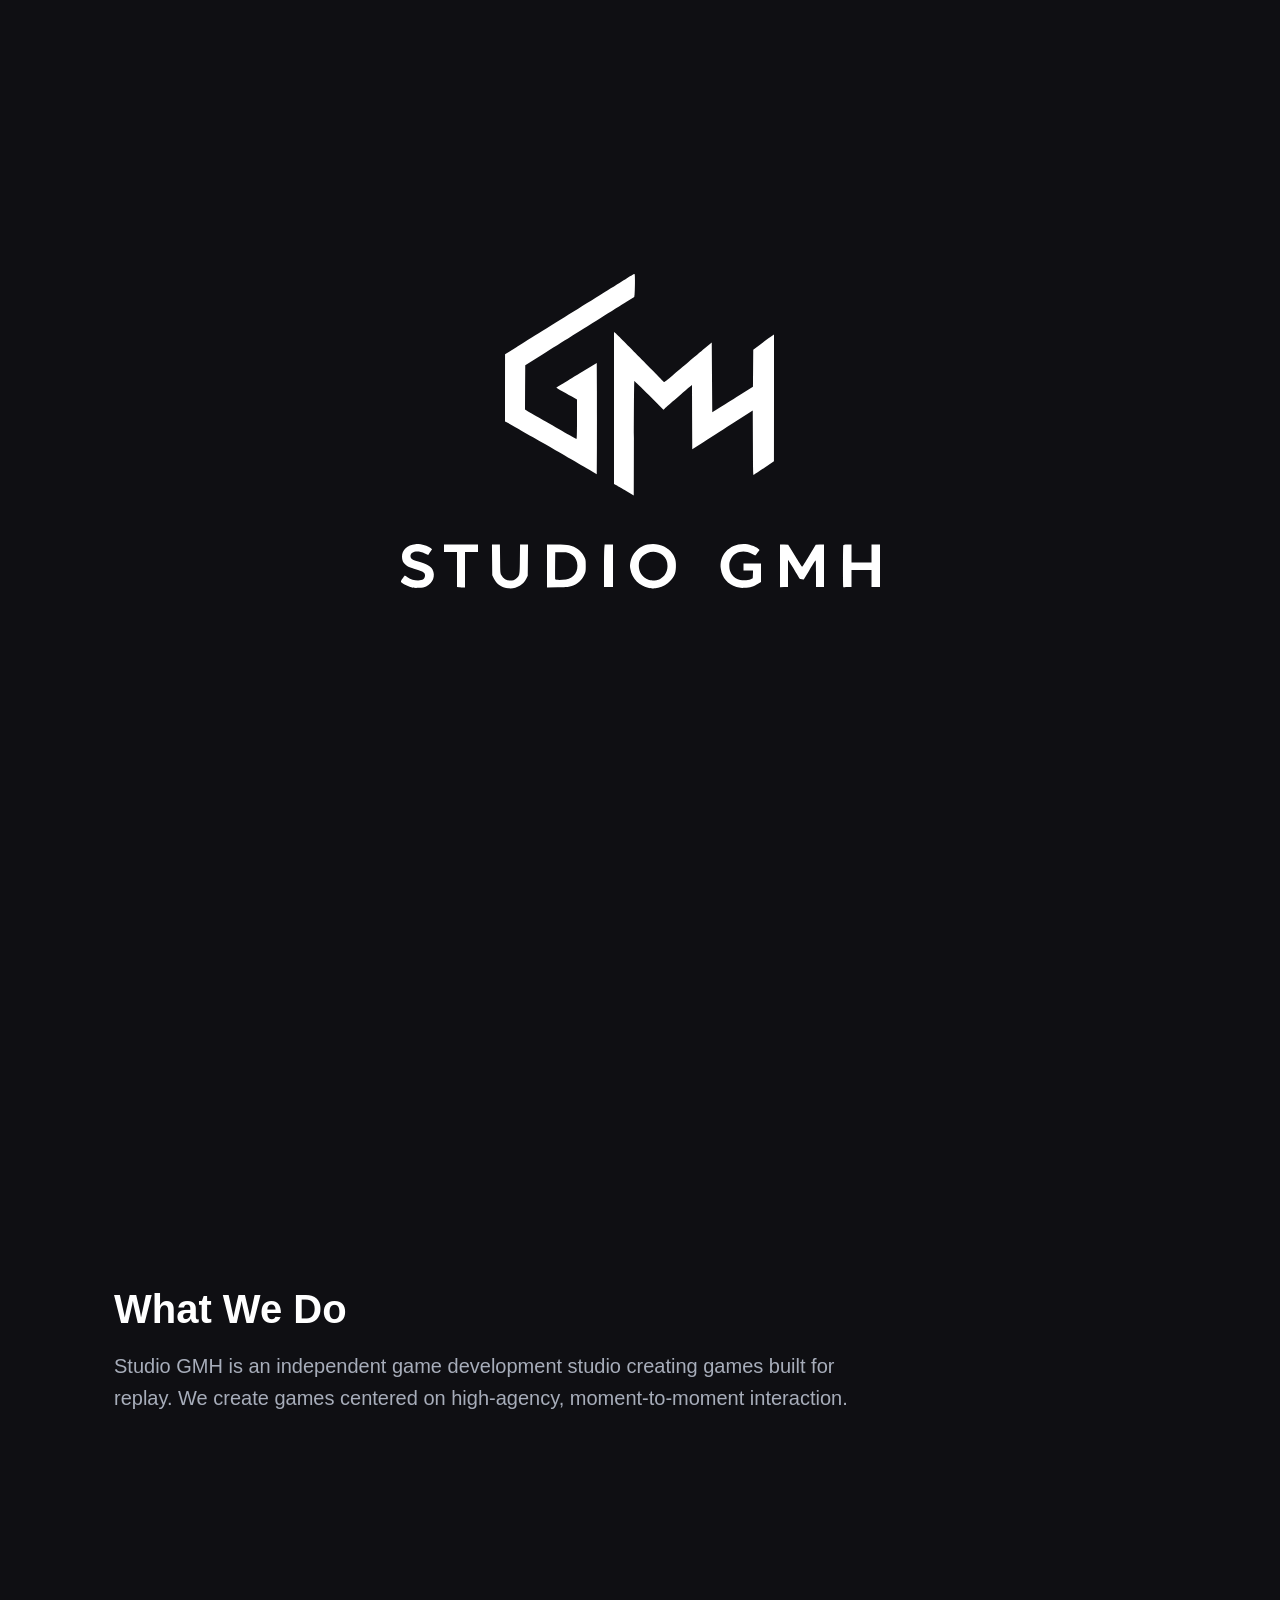
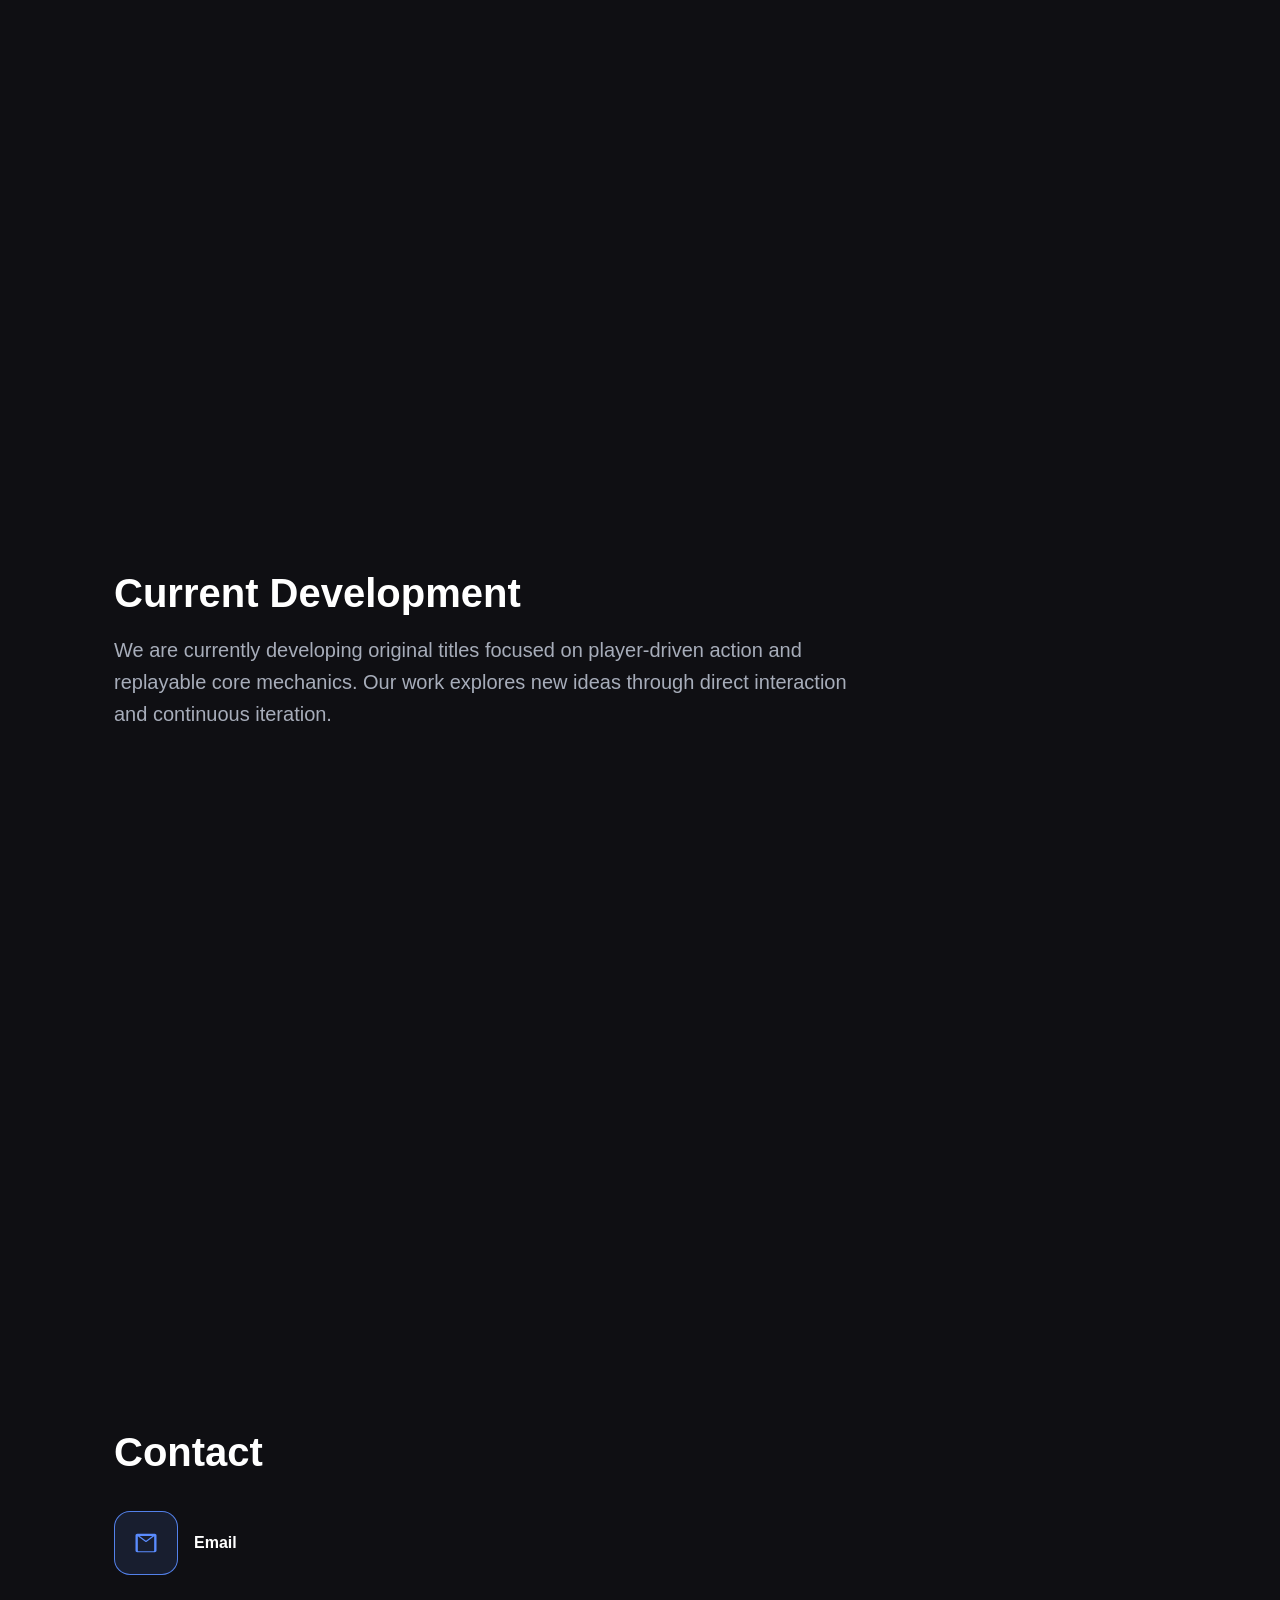
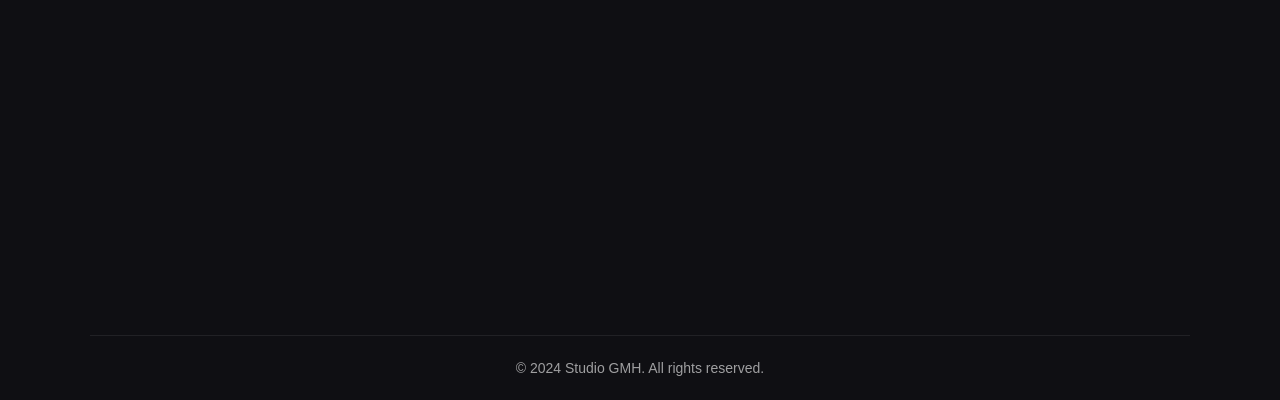
<file: index.html>
<!doctype html>
<html lang="ko">

<head>
    <meta charset="utf-8" />
    <meta name="viewport" content="width=device-width, initial-scale=1" />
    <link rel="apple-touch-icon" sizes="180x180" href="./assets/favicon/apple-touch-icon.png">
    <link rel="icon" type="image/png" sizes="32x32" href="./assets/favicon/favicon-32x32.png">
    <link rel="icon" type="image/png" sizes="16x16" href="./assets/favicon/favicon-16x16.png">
    <link rel="manifest" href="./assets/favicon/site.webmanifest">
    <title>Studio GMH</title>

    <style>
        :root {
            --bg: #0f0f13;
            --accent: #5a8cff;
            --text: #ffffff;
            --muted: #a7adba;
        }

        * {
            margin: 0;
            padding: 0;
            box-sizing: border-box;
        }

        html,
        body {
            height: 100%;
        }

        html {
            scroll-behavior: smooth;
            scroll-snap-type: y mandatory;
            scrollbar-width: none;
            /* Firefox */
        }

        body {
            font-family: -apple-system, BlinkMacSystemFont, "Segoe UI", Roboto, sans-serif;
            background: var(--bg);
            color: var(--text);
            overflow-x: hidden;
            transition: background-color 600ms ease;
            scrollbar-width: none;
            /* Firefox */
        }

        html::-webkit-scrollbar {
            width: 0;
            height: 0;
            display: none;
            /* Chrome/Safari */
        }

        section {
            min-height: 100svh;
            min-height: 100vh;
            padding: 0 24px;
            display: flex;
            flex-direction: column;
            justify-content: center;
            max-width: 1100px;
            margin: 0 auto;

            scroll-snap-align: start;
            scroll-snap-stop: always;

            opacity: 0;
            transform: translateY(40px);
            transition: 800ms ease;
        }

        section.visible {
            opacity: 1;
            transform: translateY(0);
        }

        /* Last section: keep content centered, pin footer to bottom */
        .contactSection {
            position: relative;
            justify-content: center;
            padding-top: 0;
            padding-bottom: 96px;
            /* space for footer */
        }

        h2 {
            font-size: clamp(28px, 4vw, 40px);
            margin-bottom: 18px;
        }

        p {
            font-size: clamp(16px, 2vw, 20px);
            line-height: 1.6;
            color: var(--muted);
            max-width: 760px;
        }

        .contactRow {
            display: flex;
            align-items: center;
            gap: 16px;
            margin-top: 18px;
        }

        .mailBtn {
            width: 64px;
            height: 64px;
            border-radius: 16px;
            border: 1px solid rgba(90, 140, 255, 0.9);
            background: rgba(90, 140, 255, 0.12);
            display: inline-flex;
            align-items: center;
            justify-content: center;
            cursor: pointer;
            transition: 200ms ease;
        }

        .mailBtn:hover {
            background: rgba(90, 140, 255, 0.9);
        }

        .mailBtn svg {
            width: 28px;
            height: 28px;
            fill: var(--accent);
            transition: 200ms ease;
        }

        .mailBtn:hover svg {
            fill: #fff;
        }

        .hero {
            align-items: center;
            text-align: center;
        }

        /* 모바일에서 과도한 스냅이 답답하면 이 줄을 주석 처리해도 됩니다 */
        @media (max-width: 480px) {
            .mailBtn {
                width: 60px;
                height: 60px;
                border-radius: 14px;
            }
        }

        /* Footer shown at the end of the main scroll */
        .siteFooter {
            margin-top: 80px;
            padding: 24px 0;
            border-top: 1px solid rgba(255, 255, 255, 0.12);
            font-size: 14px;
            opacity: 0.6;
            text-align: center;
        }

        .contactSection .siteFooter {
            position: absolute;
            left: 0;
            right: 0;
            bottom: 0;
            margin-top: 0;
            padding: 24px 0;
        }

        .mascot {
            /* 초기에는 화면에서 제거 */
            position: fixed;
            right: 18px;
            bottom: 88px;
            /* fixed footer 위로 띄움 */
            width: min(34vw, 240px);
            height: auto;
            pointer-events: none;
            z-index: 1100;
            opacity: 0;
            transform: translate(28%, 28%);
            transition: opacity 320ms ease, transform 520ms cubic-bezier(.2, .9, .2, 1);
        }

        .mascot.isHidden {
            display: none !important;
        }

        .mascot.isVisible {
            opacity: 1;
            transform: translate(0, 0);
        }

        .mascot.peek {
            animation: peek 520ms cubic-bezier(.2, .9, .2, 1);
        }

        @keyframes peek {
            0% {
                transform: translate(28%, 28%);
            }

            70% {
                transform: translate(-2%, -2%);
            }

            100% {
                transform: translate(0, 0);
            }
        }

        .mascotImg {
            width: 100%;
            height: auto;
            display: block;
            filter: drop-shadow(0 18px 28px rgba(0, 0, 0, .35));
        }

        /* 우상단으로 하고 싶으면 아래로 교체:
.mascot { right: 18px; top: 18px; bottom: auto; }
*/

        @media (prefers-reduced-motion: reduce) {

            .mascot,
            .mascot.isVisible {
                transition: none;
            }

            .mascot.peek {
                animation: none;
            }
        }

        .heroLogo {
            width: 100%;
            display: flex;
            justify-content: center;
            margin-bottom: 12px;
        }

        .heroLogo img {
            width: 100%;
            max-width: 512px;
            height: auto;
            display: block;
        }
    </style>
</head>

<body>
    <main id="scrollRoot">

        <!-- 각 섹션에 data-bg로 목표 배경색 지정 -->
        <section class="hero" data-bg="#0f0f13" data-mascot="a">
            <div class="heroLogo">
                <img src="./assets/logo.svg" alt="Logo">
            </div>
            <!-- <h1>Studio GMH</h1> -->
            <!-- <div class="tagline">High-Agency Play. Moment by Moment.</div> -->
        </section>

        <section data-bg="#0b1220" data-mascot="b">
            <h2>What We Do</h2>
            <p>
                Studio GMH is an independent game development studio creating games built for replay.
                We create games centered on high-agency, moment-to-moment interaction.
            </p>
        </section>

        <section data-bg="#130b1b" data-mascot="c">
            <h2>Current Development</h2>
            <p>
                We are currently developing original titles focused on player-driven action and replayable core
                mechanics.
                Our work explores new ideas through direct interaction and continuous iteration.
            </p>
        </section>

        <section class="contactSection" data-bg="#0f1813" data-mascot="a">
            <h2>Contact</h2>

            <div class="contactRow">
                <button class="mailBtn" id="mailBtn" type="button" aria-label="Send email">
                    <svg viewBox="0 0 24 24" role="img" aria-hidden="true">
                        <path fill-rule="evenodd" clip-rule="evenodd"
                            d="M3 5.5C3 4.67157 3.67157 4 4.5 4H19.5C20.3284 4 21 4.67157 21 5.5V18.5C21 19.3284 20.3284 20 19.5 20H4.5C3.67157 20 3 19.3284 3 18.5V5.5ZM5 6.25V18.5C5 18.7761 5.22386 19 5.5 19H18.5C18.7761 19 19 18.7761 19 18.5V6.25L12.62 11.03C12.265 11.2963 11.735 11.2963 11.38 11.03L5 6.25ZM6.56 5.999L12 10.08L17.44 5.999H6.56Z" />
                    </svg>
                </button>

                <div>
                    <div style="font-weight:700;">Email</div>
                    <!-- <small>Privacy Policy: <a href="/privacy.html">View</a></small> -->
                </div>
            </div>
            <footer class="siteFooter">&copy; 2024 Studio GMH. All rights reserved.</footer>
        </section>
    </main>



    <div id="mascot" class="mascot isHidden" aria-hidden="true">
        <img id="mascotImg" class="mascotImg" alt="" />
    </div>
    <script>
        (() => {
            // Sections
            const sections = document.querySelectorAll("section");

            const getMostVisible = (entries) => entries
                .filter(e => e.isIntersecting)
                .sort((a, b) => b.intersectionRatio - a.intersectionRatio)[0];

            // Reveal on enter
            const revealObserver = new IntersectionObserver((entries) => {
                for (const e of entries) {
                    if (e.isIntersecting) e.target.classList.add("visible");
                }
            }, { threshold: 0.2 });

            sections.forEach(s => revealObserver.observe(s));

            // Mascot
            const mascotEl = document.getElementById("mascot");
            const mascotImg = document.getElementById("mascotImg");
            let currentMascot = null;

            const svgData = (letter) => {
                const svg = `
<svg xmlns="http://www.w3.org/2000/svg" width="320" height="320" viewBox="0 0 320 320">
  <defs>
    <linearGradient id="g" x1="0" y1="0" x2="1" y2="1">
      <stop offset="0" stop-color="#5a8cff"/>
      <stop offset="1" stop-color="#c9d6ff"/>
    </linearGradient>
  </defs>
  <path d="M70 70c30-40 150-40 180 10 25 40 10 180-60 200-70 20-170-40-120-210z" fill="url(#g)" opacity="0.95"/>
  <text x="160" y="205" font-family="system-ui,sans-serif" font-size="140" font-weight="800" text-anchor="middle" fill="#0f0f13">${letter}</text>
</svg>`;
                return `data:image/svg+xml;utf8,${encodeURIComponent(svg)}`;
            };

            const MASCOTS = {
                a: svgData("A"),
                b: svgData("B"),
                c: svgData("C"),
                // 예: a: "/assets/char-a.png", b: "/assets/char-b.png", c: "/assets/char-c.png"
            };

            const setMascot = (key) => {
                if (!key) return;
                if (key === currentMascot) return;

                currentMascot = key;

                // If hidden, just swap src and bail (no animation cost)
                if (mascotEl.classList.contains("isHidden")) {
                    mascotImg.src = MASCOTS[key] || MASCOTS.a;
                    return;
                }

                mascotEl.classList.remove("isVisible");
                mascotEl.classList.remove("peek");

                setTimeout(() => {
                    mascotImg.src = MASCOTS[key] || MASCOTS.a;
                    mascotEl.classList.add("isVisible");
                    mascotEl.classList.add("peek");
                    setTimeout(() => mascotEl.classList.remove("peek"), 600);
                }, 120);
            };

            // Background + mascot swapping
            const bgObserver = new IntersectionObserver((entries) => {
                const visible = getMostVisible(entries);
                if (!visible) return;

                const bg = visible.target.getAttribute("data-bg");
                if (bg) document.body.style.backgroundColor = bg;

                const m = visible.target.getAttribute("data-mascot");
                setMascot(m);
            }, { threshold: [0.25, 0.5, 0.75] });

            sections.forEach(s => bgObserver.observe(s));

            // Email
            const EMAIL_CODES = [
                99, 111, 110, 116, 97, 99, 116, 64,
                115, 116, 117, 100, 105, 111, 103, 109, 104, 46, 99, 111, 109
            ];

            const buildEmail = () => String.fromCharCode(...EMAIL_CODES);

            const mailBtn = document.getElementById("mailBtn");
            mailBtn?.addEventListener("click", () => {
                const email = buildEmail();
                const subject = encodeURIComponent("Business Inquiry - Studio GMH");
                window.location.href = `mailto:${email}?subject=${subject}`;
            });

            // Initial mascot
            setMascot(document.querySelector("section")?.getAttribute("data-mascot") || "a");
        })();
    </script>

</body>

</html>
</file>
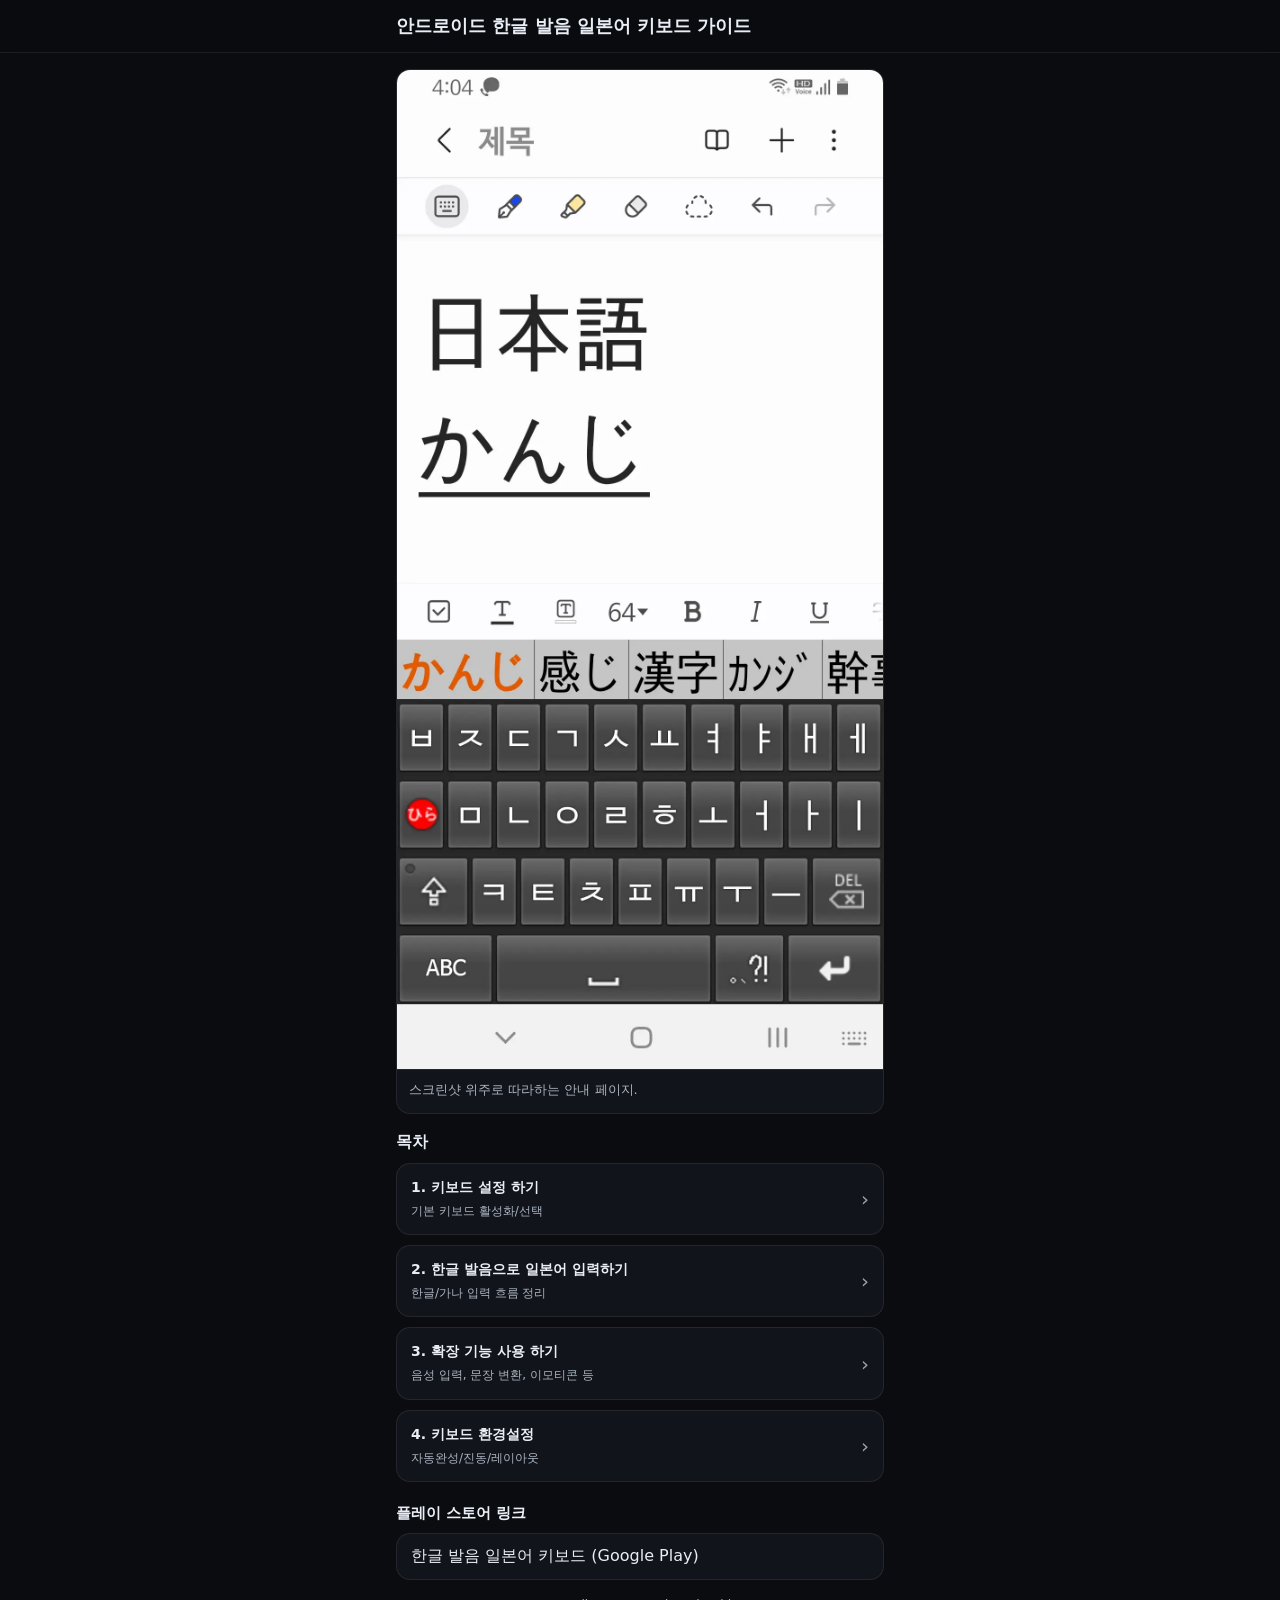
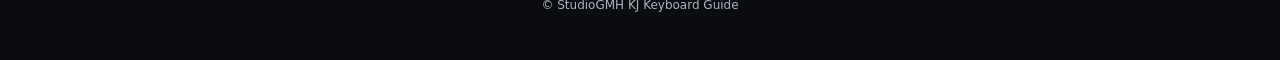
<file: kj_keyboard/readme/index.html>
<!doctype html>
<html lang="ko">
<head>
  <meta charset="utf-8" />
  <meta name="viewport" content="width=device-width,initial-scale=1,viewport-fit=cover" />
  <title>안드로이드 한글 발음 일본어 키보드 가이드</title>
  <link rel="stylesheet" href="assets/style.css" />
</head>
<body>
  <div class="header">
    <div class="header-inner">
      <h1>안드로이드 한글 발음 일본어 키보드 가이드</h1>
    </div>
  </div>

  <main class="container">
    <div class="card">
      <img class="img" src="assets/img/cover.webp" alt="커버 이미지" loading="lazy">
      <div class="caption">
        스크린샷 위주로 따라하는 안내 페이지.
      </div>
    </div>

    <h2>목차</h2>
    <div class="list">
      <a class="item" href="pages/1-setup.html">
        <div>
          <div class="title">1. 키보드 설정 하기</div>
          <div class="desc">기본 키보드 활성화/선택</div>
        </div>
        <div class="arrow">›</div>
      </a>

      <a class="item" href="pages/2-kana-ko.html">
        <div>
          <div class="title">2. 한글 발음으로 일본어 입력하기</div>
          <div class="desc">한글/가나 입력 흐름 정리</div>
        </div>
        <div class="arrow">›</div>
      </a>

      <a class="item" href="pages/3-extensions.html">
        <div>
          <div class="title">3. 확장 기능 사용 하기</div>
          <div class="desc">음성 입력, 문장 변환, 이모티콘 등</div>
        </div>
        <div class="arrow">›</div>
      </a>

      <a class="item" href="pages/4-preferences.html">
        <div>
          <div class="title">4. 키보드 환경설정</div>
          <div class="desc">자동완성/진동/레이아웃</div>
        </div>
        <div class="arrow">›</div>
      </a>
    </div>

    <div class="section-title">플레이 스토어 링크</div>
    <div class="links">
      <a target="_blank" rel="noopener"
         href="https://play.google.com/store/apps/details?id=com.studiogmh.kj_keyboard">
        한글 발음 일본어 키보드 (Google Play)
      </a>
    </div>

    <div class="footer">© StudioGMH KJ Keyboard Guide</div>
  </main>
</body>
</html>
</file>
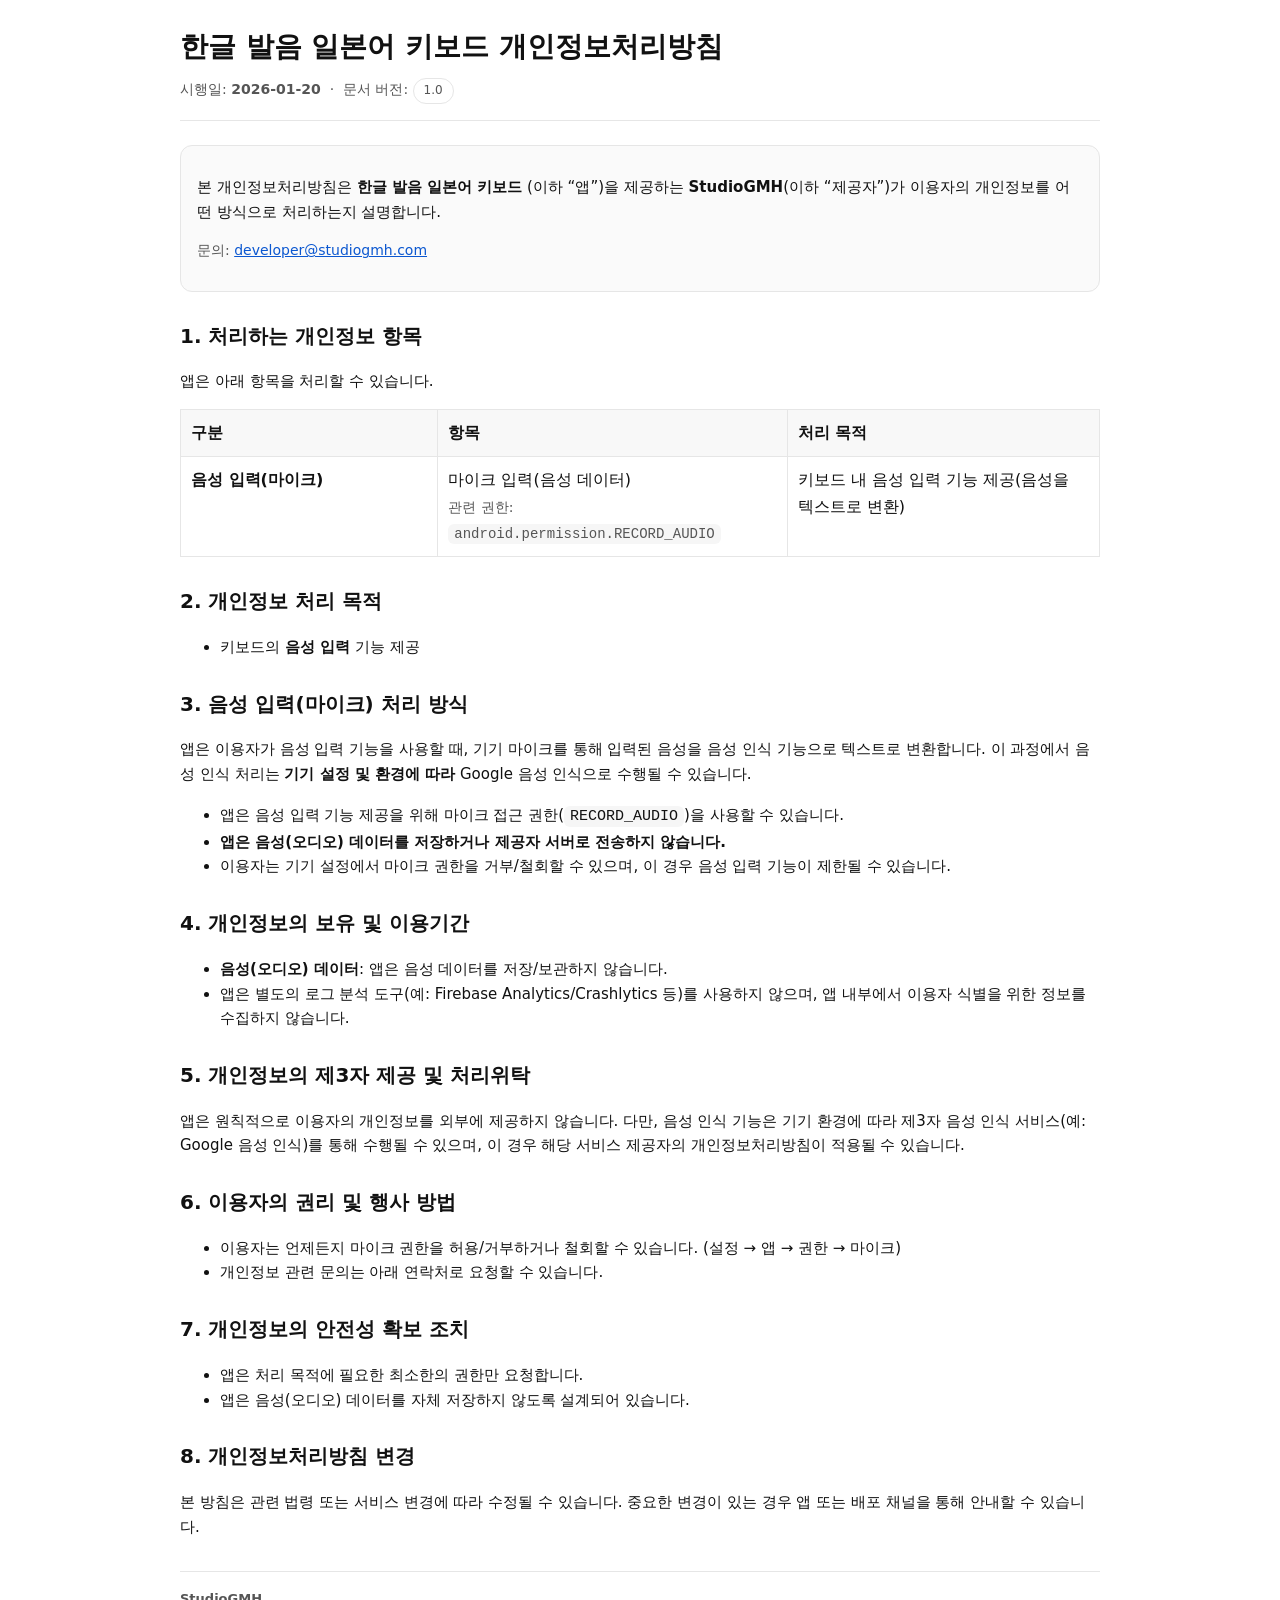
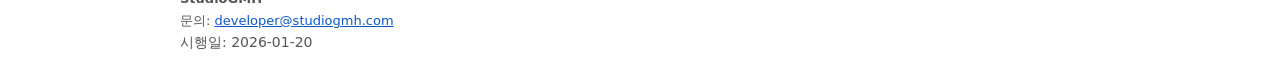
<file: kj_keyboard/privacy_policy/privacy_policy.html>
<!DOCTYPE html>
<html lang="ko">
<head>
  <meta charset="utf-8" />
  <meta name="viewport" content="width=device-width, initial-scale=1" />
  <title>한글 발음 일본어 키보드 개인정보처리방침</title>
  <meta name="description" content="한글 발음 일본어 키보드 개인정보처리방침" />
  <style>
    :root { --fg:#111; --muted:#555; --bg:#fff; --border:#e6e6e6; --link:#0b57d0; }
    html, body { background: var(--bg); color: var(--fg); font-family: system-ui, -apple-system, Segoe UI, Roboto, Helvetica, Arial, Apple SD Gothic Neo, "Noto Sans KR", "Malgun Gothic", sans-serif; }
    body { margin: 0; padding: 24px; line-height: 1.65; }
    main { max-width: 920px; margin: 0 auto; }
    header { border-bottom: 1px solid var(--border); padding-bottom: 16px; margin-bottom: 24px; }
    h1 { font-size: 28px; margin: 0 0 8px; }
    .meta { color: var(--muted); font-size: 14px; }
    h2 { font-size: 20px; margin-top: 28px; }
    h3 { font-size: 16px; margin-top: 18px; }
    p, li { font-size: 15px; }
    code { background: #f6f6f6; padding: 2px 6px; border-radius: 6px; }
    .box { border: 1px solid var(--border); padding: 14px 16px; border-radius: 12px; background: #fafafa; }
    a { color: var(--link); }
    footer { border-top: 1px solid var(--border); margin-top: 32px; padding-top: 16px; color: var(--muted); font-size: 13px; }
    table { border-collapse: collapse; width: 100%; margin: 12px 0; }
    th, td { border: 1px solid var(--border); padding: 10px; text-align: left; vertical-align: top; }
    th { background: #f8f8f8; }
    .pill { display:inline-block; padding: 2px 10px; border:1px solid var(--border); border-radius: 999px; font-size: 12px; color: var(--muted); background:#fff; }
  </style>
</head>
<body>
<main>
  <header>
    <h1>한글 발음 일본어 키보드 개인정보처리방침</h1>
    <div class="meta">
      시행일: <strong>2026-01-20</strong> &nbsp;·&nbsp;
      문서 버전: <span class="pill">1.0</span>
    </div>
  </header>

  <section class="box">
    <p>
      본 개인정보처리방침은 <strong>한글 발음 일본어 키보드</strong> (이하 “앱”)을 제공하는 <strong>StudioGMH</strong>(이하 “제공자”)가
      이용자의 개인정보를 어떤 방식으로 처리하는지 설명합니다.
    </p>
    <p class="meta">
      문의: <a href="mailto:developer@studiogmh.com">developer@studiogmh.com</a>
    </p>
  </section>

  <h2>1. 처리하는 개인정보 항목</h2>
  <p>앱은 아래 항목을 처리할 수 있습니다.</p>

  <table aria-label="개인정보 처리 항목">
    <thead>
      <tr>
        <th style="width: 28%;">구분</th>
        <th>항목</th>
        <th style="width: 34%;">처리 목적</th>
      </tr>
    </thead>
    <tbody>
      <tr>
        <td><strong>음성 입력(마이크)</strong></td>
        <td>
          마이크 입력(음성 데이터) <br/>
          <span class="meta">관련 권한: <code>android.permission.RECORD_AUDIO</code></span>
        </td>
        <td>키보드 내 음성 입력 기능 제공(음성을 텍스트로 변환)</td>
      </tr>
    </tbody>
  </table>

  <h2>2. 개인정보 처리 목적</h2>
  <ul>
    <li>키보드의 <strong>음성 입력</strong> 기능 제공</li>
  </ul>

  <h2>3. 음성 입력(마이크) 처리 방식</h2>
  <p>
    앱은 이용자가 음성 입력 기능을 사용할 때, 기기 마이크를 통해 입력된 음성을 음성 인식 기능으로 텍스트로 변환합니다.
    이 과정에서 음성 인식 처리는 <strong>기기 설정 및 환경에 따라</strong>
    Google 음성 인식으로 수행될 수 있습니다.
  </p>
  <ul>
    <li>앱은 음성 입력 기능 제공을 위해 마이크 접근 권한(<code>RECORD_AUDIO</code>)을 사용할 수 있습니다.</li>
    <li><strong>앱은 음성(오디오) 데이터를 저장하거나 제공자 서버로 전송하지 않습니다.</strong></li>
    <li>이용자는 기기 설정에서 마이크 권한을 거부/철회할 수 있으며, 이 경우 음성 입력 기능이 제한될 수 있습니다.</li>
  </ul>

  <h2>4. 개인정보의 보유 및 이용기간</h2>
  <ul>
    <li><strong>음성(오디오) 데이터</strong>: 앱은 음성 데이터를 저장/보관하지 않습니다.</li>
    <li>앱은 별도의 로그 분석 도구(예: Firebase Analytics/Crashlytics 등)를 사용하지 않으며, 앱 내부에서 이용자 식별을 위한 정보를 수집하지 않습니다.</li>
  </ul>

  <h2>5. 개인정보의 제3자 제공 및 처리위탁</h2>
  <p>
    앱은 원칙적으로 이용자의 개인정보를 외부에 제공하지 않습니다.
    다만, 음성 인식 기능은 기기 환경에 따라 제3자 음성 인식 서비스(예: Google 음성 인식)를 통해 수행될 수 있으며,
    이 경우 해당 서비스 제공자의 개인정보처리방침이 적용될 수 있습니다.
  </p>

  <h2>6. 이용자의 권리 및 행사 방법</h2>
  <ul>
    <li>이용자는 언제든지 마이크 권한을 허용/거부하거나 철회할 수 있습니다. (설정 → 앱 → 권한 → 마이크)</li>
    <li>개인정보 관련 문의는 아래 연락처로 요청할 수 있습니다.</li>
  </ul>

  <h2>7. 개인정보의 안전성 확보 조치</h2>
  <ul>
    <li>앱은 처리 목적에 필요한 최소한의 권한만 요청합니다.</li>
    <li>앱은 음성(오디오) 데이터를 자체 저장하지 않도록 설계되어 있습니다.</li>
  </ul>

  <h2>8. 개인정보처리방침 변경</h2>
  <p>
    본 방침은 관련 법령 또는 서비스 변경에 따라 수정될 수 있습니다.
    중요한 변경이 있는 경우 앱 또는 배포 채널을 통해 안내할 수 있습니다.
  </p>

  <footer>
    <div><strong>StudioGMH</strong></div>
    <div>문의: <a href="mailto:developer@studiogmh.com">developer@studiogmh.com</a></div>
    <div class="meta">시행일: 2026-01-20</div>
  </footer>
</main>
</body>
</html>
</file>
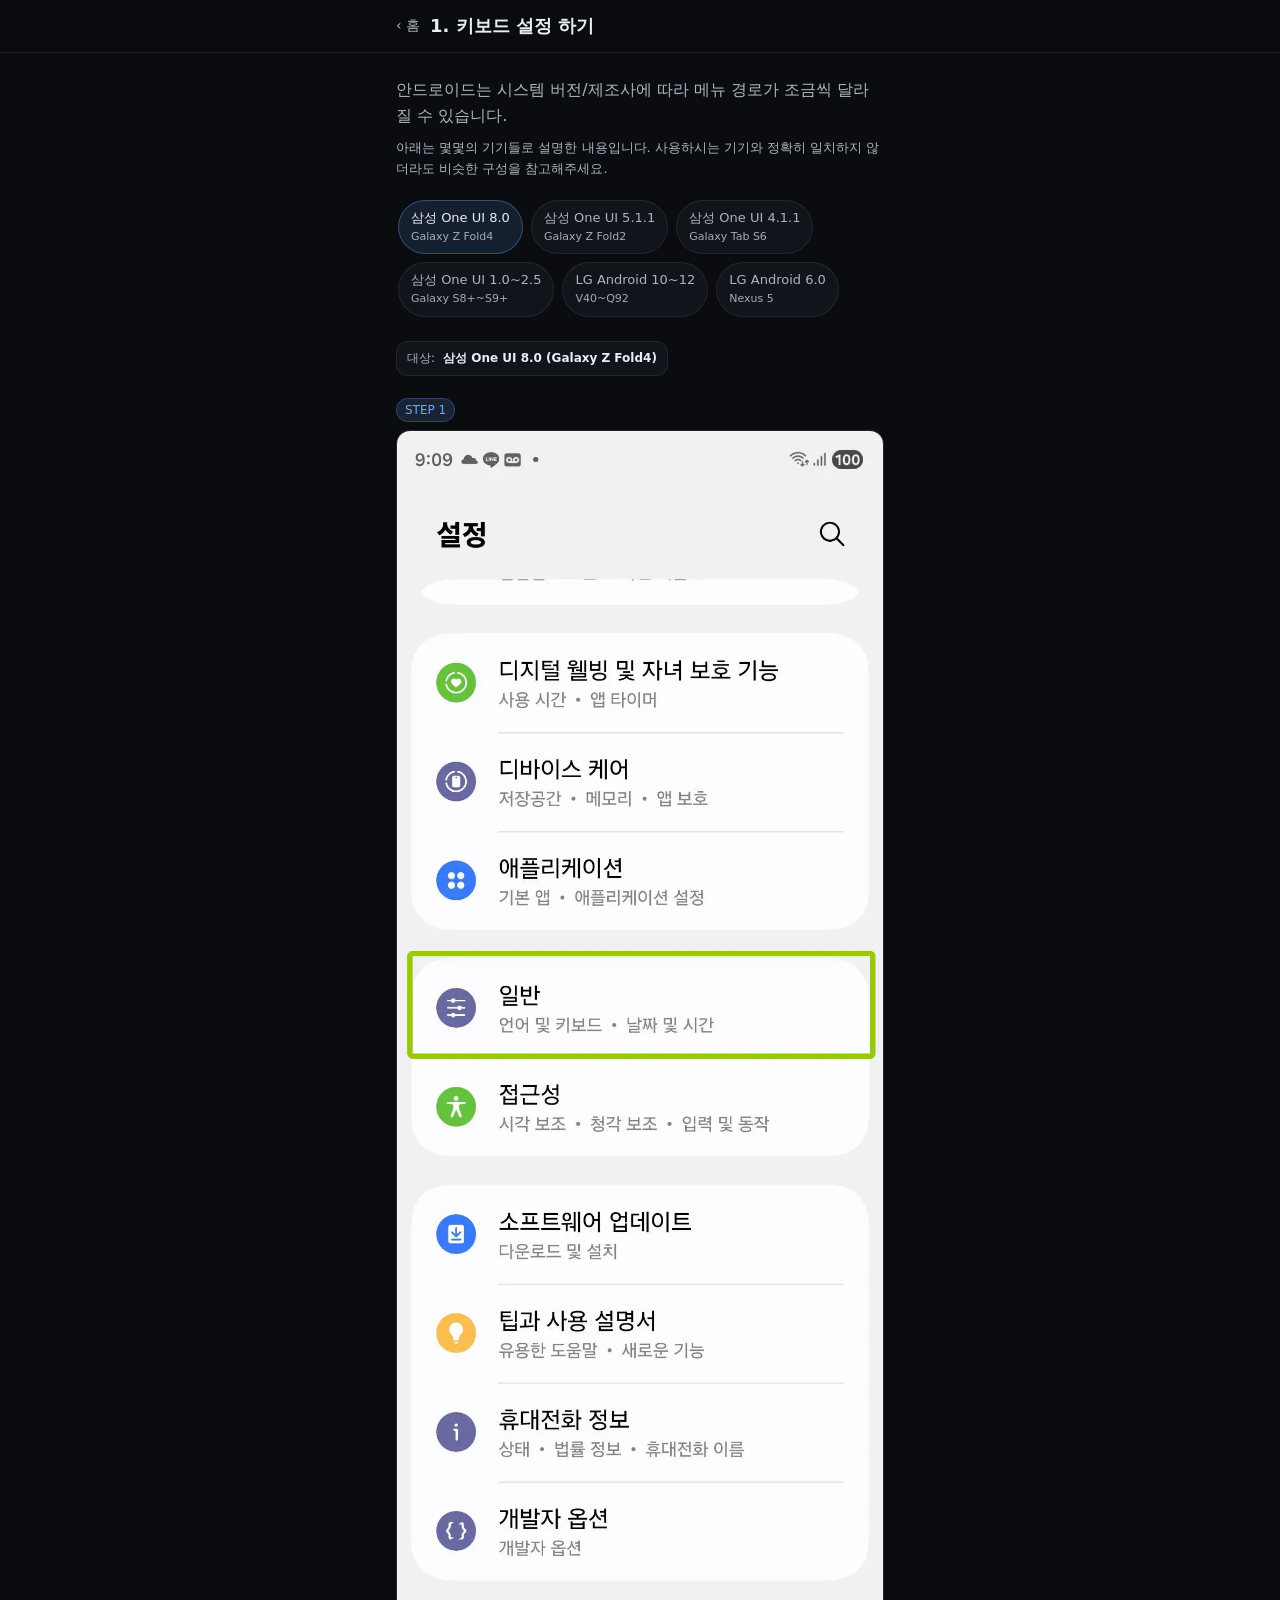
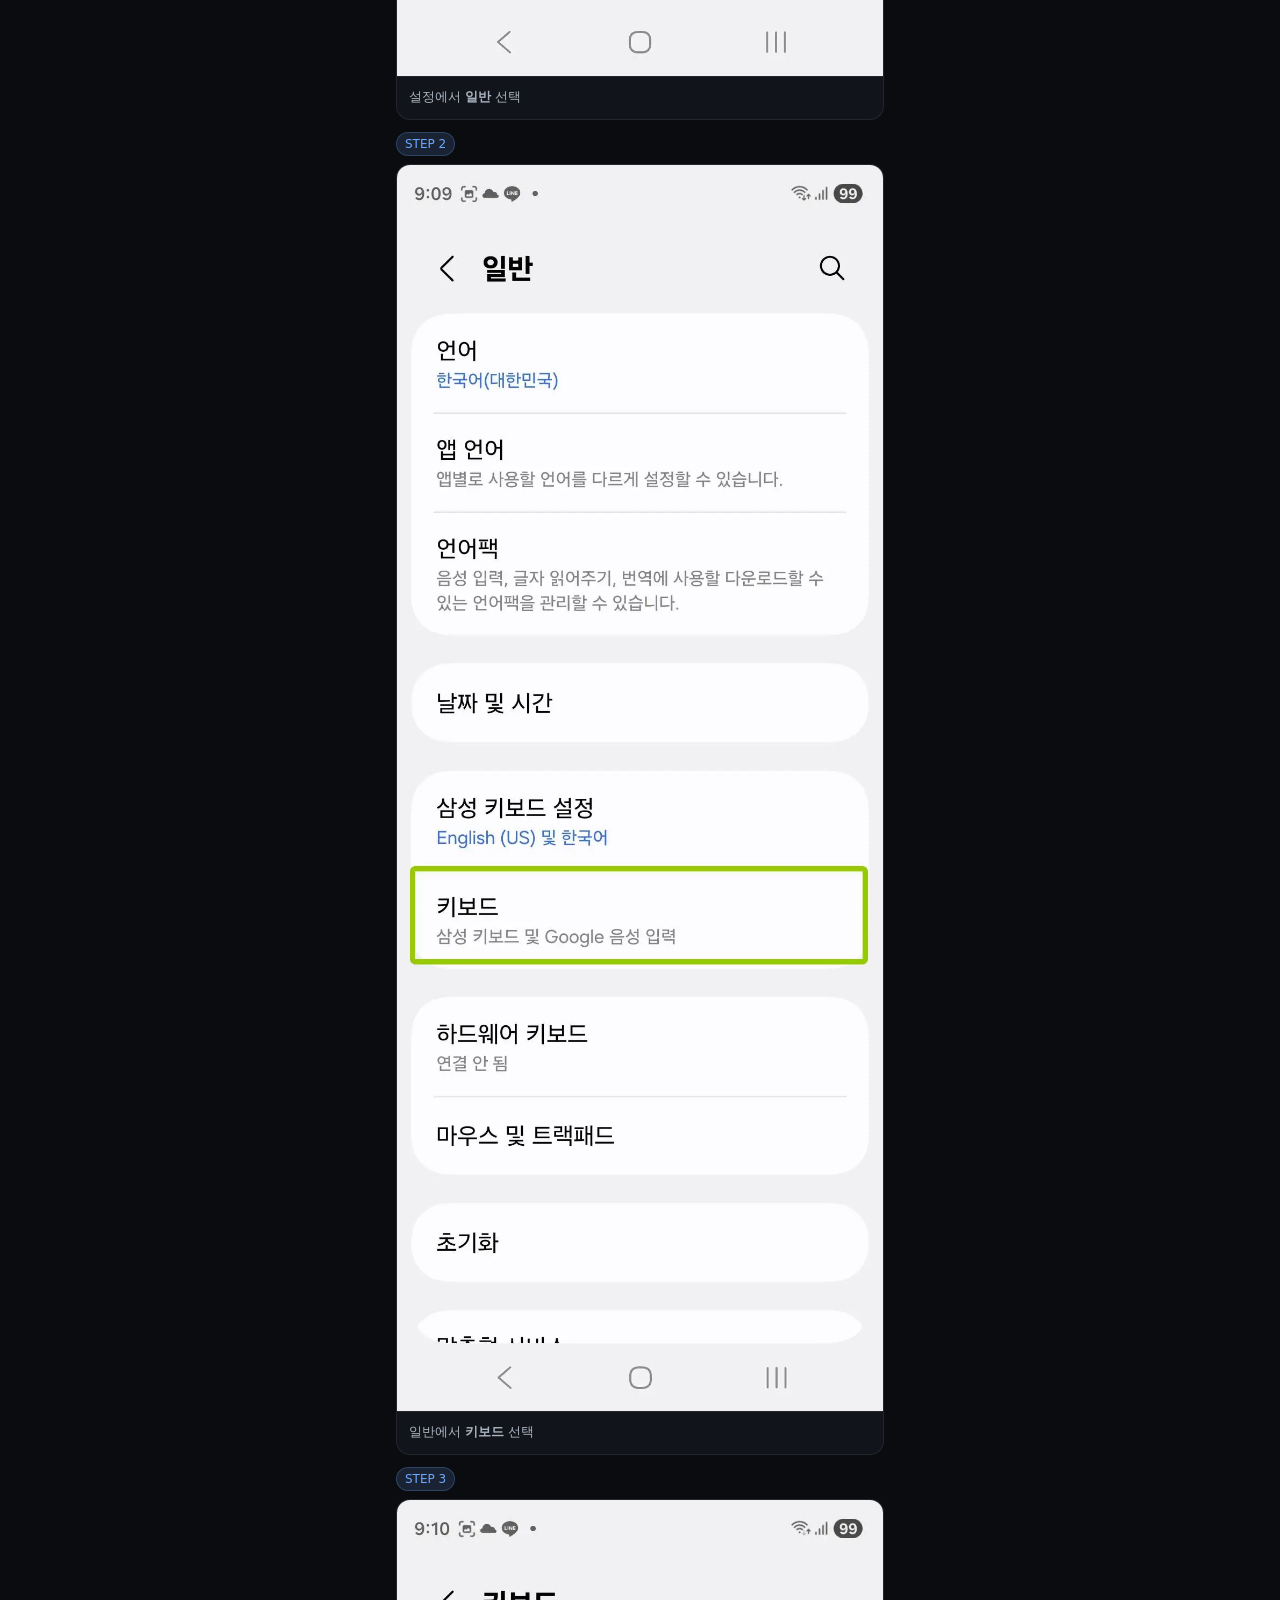
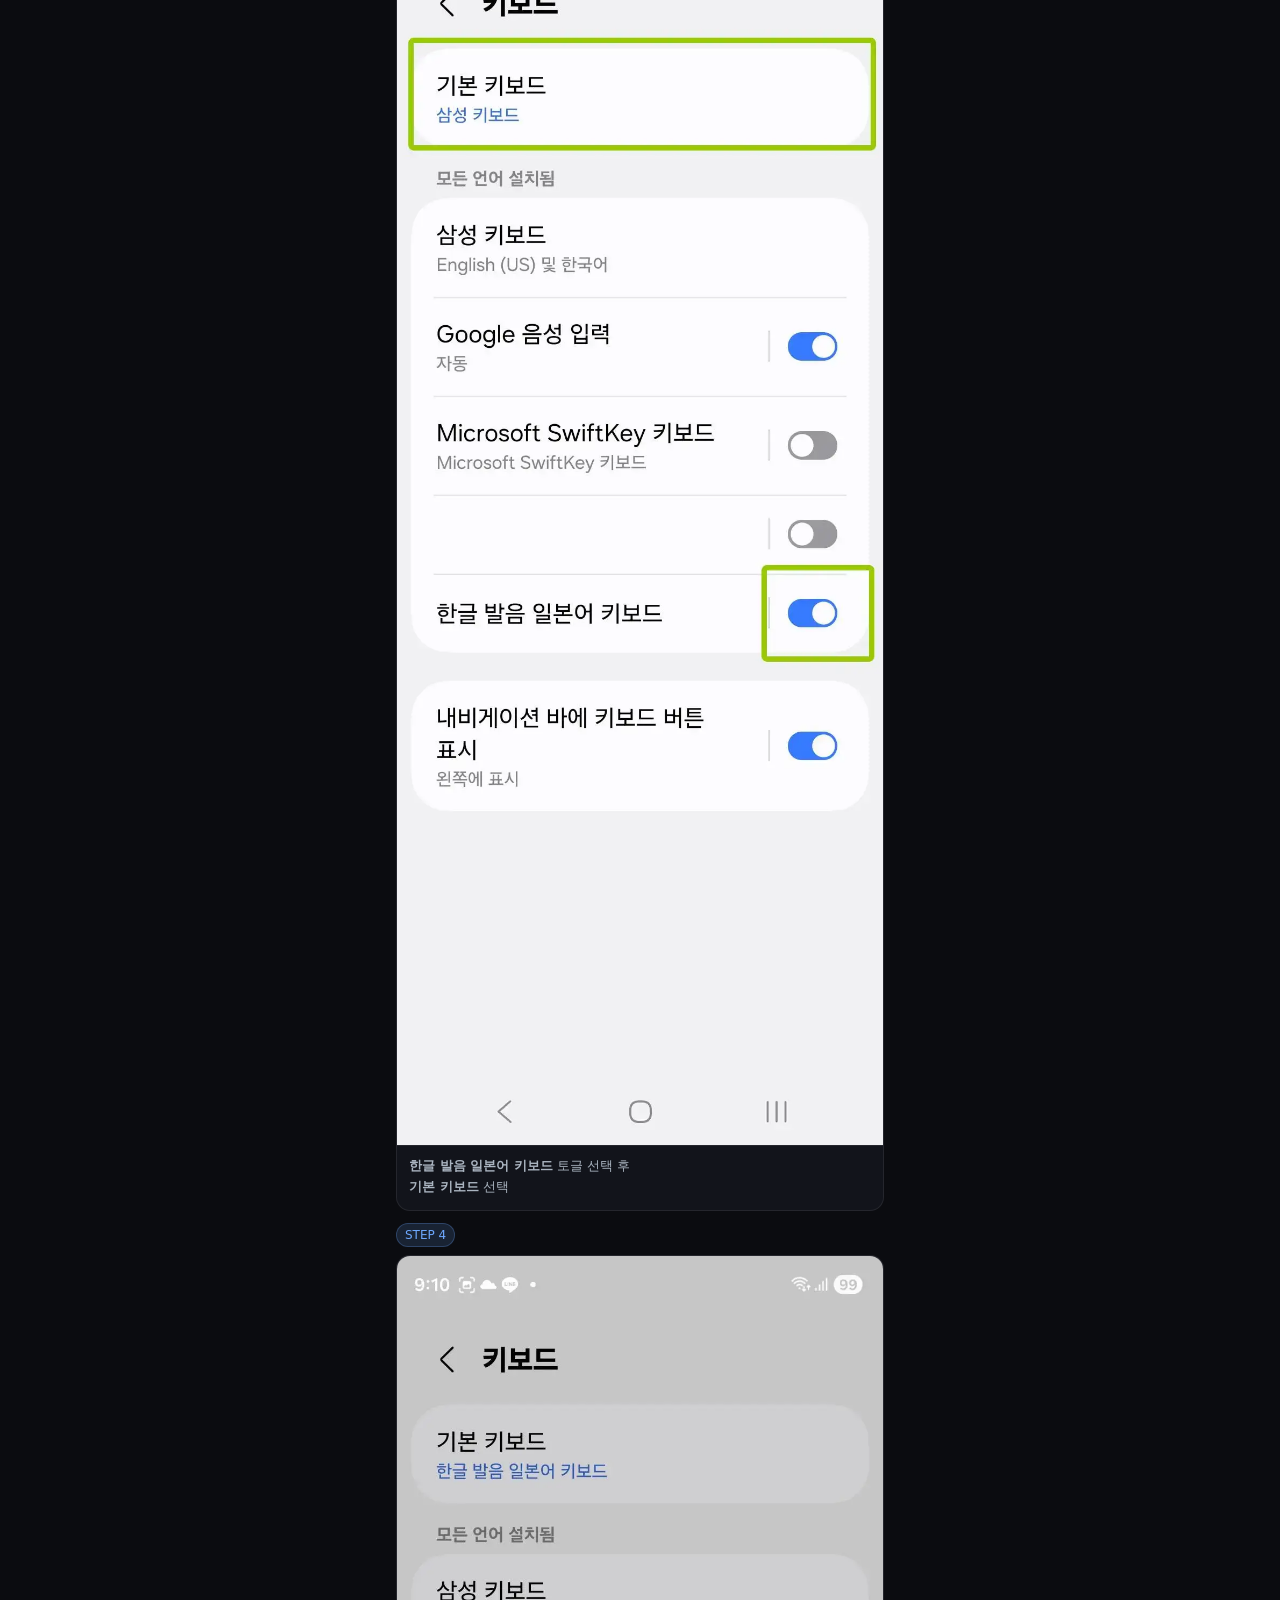
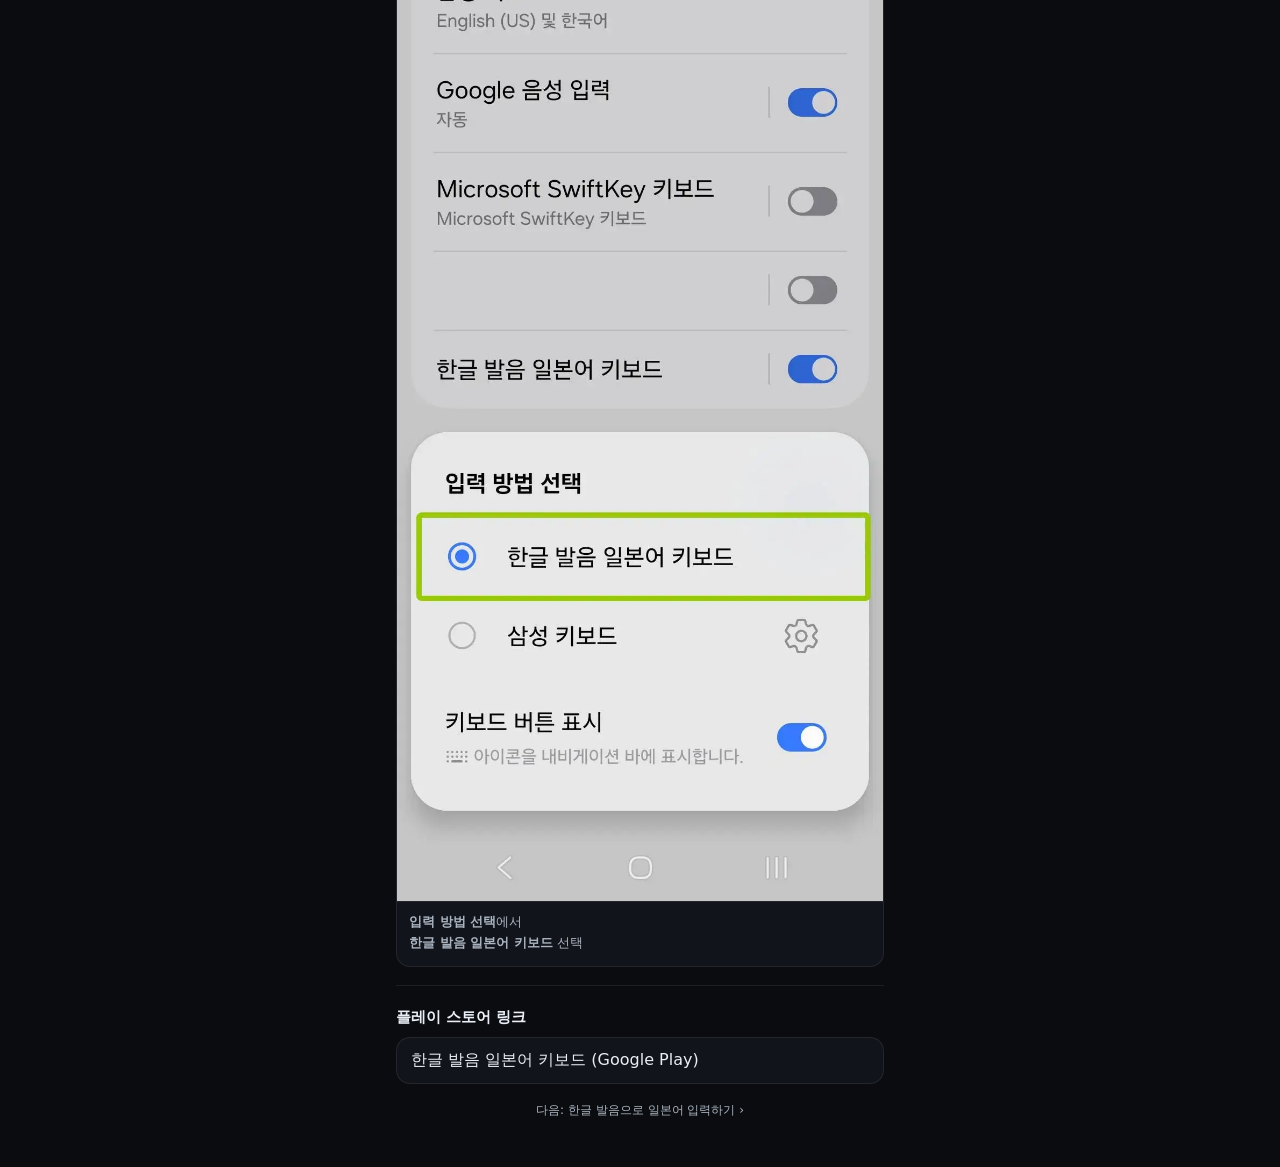
<file: kj_keyboard/readme/pages/1-setup.html>
﻿<!doctype html>
<html lang="ko">
<head>
  <meta charset="utf-8" />
  <meta name="viewport" content="width=device-width,initial-scale=1,viewport-fit=cover" />
  <title>1. 키보드 설정 하기</title>
  <link rel="stylesheet" href="../assets/style.css" />
</head>
<body>
  <div class="header">
    <div class="header-inner">
      <a class="back" href="../index.html">‹ 홈</a>
      <h1>1. 키보드 설정 하기</h1>
    </div>
  </div>

  <main class="container">
    <p>
      안드로이드는 시스템 버전/제조사에 따라 메뉴 경로가 조금씩 달라질 수 있습니다.
    </p>
    <p class="note">아래는 몇몇의 기기들로 설명한 내용입니다. 사용하시는 기기와 정확히 일치하지 않더라도 비슷한 구성을 참고해주세요.</p>

    <div class="tabs">
      <!-- controls -->
      <input type="radio" name="device-tab" id="tab-sam8" checked>
      <input type="radio" name="device-tab" id="tab-sam51">
      <input type="radio" name="device-tab" id="tab-sam41">
      <input type="radio" name="device-tab" id="tab-sam12">
      <input type="radio" name="device-tab" id="tab-lg10">
      <input type="radio" name="device-tab" id="tab-lg6">

      <!-- tab buttons -->
      <div class="tab-bar">
        <label class="tab-label" for="tab-sam8">
          삼성 One UI 8.0
          <small>Galaxy Z Fold4</small>
        </label>
        <label class="tab-label" for="tab-sam51">
          삼성 One UI 5.1.1
          <small>Galaxy Z Fold2</small>
        </label>
        <label class="tab-label" for="tab-sam41">
          삼성 One UI 4.1.1
          <small>Galaxy Tab S6</small>
        </label>
        <label class="tab-label" for="tab-sam12">
          삼성 One UI 1.0~2.5
          <small>Galaxy S8+~S9+</small>
        </label>
        <label class="tab-label" for="tab-lg10">
          LG Android 10~12
          <small>V40~Q92</small>
        </label>
        <label class="tab-label" for="tab-lg6">
          LG Android 6.0
          <small>Nexus 5</small>
        </label>
      </div>

      <!-- panels -->
      <div class="tab-panels">

        <!-- 삼성 One UI 8.0 (Galaxy Z Fold4) -->
        <div class="tab-panel" id="panel-sam8">
          <div class="device-badge">대상: <b>삼성 One UI 8.0 (Galaxy Z Fold4)</b></div>

          <section class="step">
            <div class="step-number">STEP 1</div>
            <div class="card">
              <img class="img" loading="lazy" decoding="async"
                src="../assets/img/p1-sam8-01.webp"
                alt="설정에서 일반 선택">
              <div class="caption">설정에서 <b>일반</b> 선택</div>
            </div>
          </section>

          <section class="step">
            <div class="step-number">STEP 2</div>
            <div class="card">
              <img class="img" loading="lazy" decoding="async"
                src="../assets/img/p1-sam8-02.webp"
                alt="일반에서 키보드 선택">
              <div class="caption">일반에서 <b>키보드</b> 선택</div>
            </div>
          </section>

          <section class="step">
            <div class="step-number">STEP 3</div>
            <div class="card">
              <img class="img" loading="lazy" decoding="async"
                src="../assets/img/p1-sam8-03.webp"
                alt="키보드 토글 및 기본 키보드 선택">
              <div class="caption">
                <b>한글 발음 일본어 키보드</b> 토글 선택 후<br>
                <b>기본 키보드</b> 선택
              </div>
            </div>
          </section>

          <section class="step">
            <div class="step-number">STEP 4</div>
            <div class="card">
              <img class="img" loading="lazy" decoding="async"
                src="../assets/img/p1-sam8-04.webp"
                alt="입력 방법 선택에서 키보드 선택">
              <div class="caption">
                <b>입력 방법 선택</b>에서<br>
                <b>한글 발음 일본어 키보드</b> 선택
              </div>
            </div>
          </section>
        </div>

        <!-- 삼성 One UI 5.1.1 (Galaxy Z Fold2) -->
        <div class="tab-panel" id="panel-sam51">
          <div class="device-badge">대상: <b>삼성 One UI 5.1.1 (Galaxy Z Fold2)</b></div>

          <section class="step">
            <div class="step-number">STEP 1</div>
            <div class="card">
              <img class="img" loading="lazy" decoding="async"
                src="../assets/img/p1-sam51-01.webp"
                alt="설정에서 일반 선택">
              <div class="caption">설정에서 <b>일반</b> 선택</div>
            </div>
          </section>

          <section class="step">
            <div class="step-number">STEP 2</div>
            <div class="card">
              <img class="img" loading="lazy" decoding="async"
                src="../assets/img/p1-sam51-02.webp"
                alt="일반에서 기본 키보드 및 추가 키보드 설정 선택">
              <div class="caption">일반에서 <b>기본 키보드 및 추가 키보드 설정</b> 선택</div>
            </div>
          </section>

          <section class="step">
            <div class="step-number">STEP 3</div>
            <div class="card">
              <img class="img" loading="lazy" decoding="async"
                src="../assets/img/p1-sam51-03.webp"
                alt="키보드 토글 및 기본 키보드 선택">
              <div class="caption">
                <b>한글 발음 일본어 키보드</b> 토글 선택 후<br>
                <b>기본 키보드</b> 선택
              </div>
            </div>
          </section>

          <section class="step">
            <div class="step-number">STEP 4</div>
            <div class="card">
              <img class="img" loading="lazy" decoding="async"
                src="../assets/img/p1-sam51-04.webp"
                alt="입력 방법 선택에서 키보드 선택">
              <div class="caption">
                <b>입력 방법 선택</b>에서<br>
                <b>한글 발음 일본어 키보드</b> 선택
              </div>
            </div>
          </section>
        </div>

        <!-- 삼성 One UI 4.1.1 (Galaxy Tab S6) -->
        <div class="tab-panel" id="panel-sam41">
          <div class="device-badge">대상: <b>삼성 One UI 4.1.1 (Galaxy Tab S6)</b></div>

          <section class="step">
            <div class="step-number">STEP 1</div>
            <div class="card">
              <img class="img" loading="lazy" decoding="async"
                src="../assets/img/p1-sam41-01.webp"
                alt="설정에서 일반 선택 후 기본 키보드 및 추가 키보드 설정 선택">
              <div class="caption">설정에서 <b>일반</b> 선택 후 <b>기본 키보드 및 추가 키보드 설정</b> 선택</div>
            </div>
          </section>

          <section class="step">
            <div class="step-number">STEP 2</div>
            <div class="card">
              <img class="img" loading="lazy" decoding="async"
                src="../assets/img/p1-sam41-02.webp"
                alt="키보드 토글 및 기본 키보드 선택">
              <div class="caption">
                <b>한글 발음 일본어 키보드</b> 토글 선택 후<br>
                <b>기본 키보드</b> 선택
              </div>
            </div>
          </section>

          <section class="step">
            <div class="step-number">STEP 3</div>
            <div class="card">
              <img class="img" loading="lazy" decoding="async"
                src="../assets/img/p1-sam41-03.webp"
                alt="입력 방법 선택에서 키보드 선택">
              <div class="caption">
                <b>입력 방법 선택</b>에서<br>
                <b>한글 발음 일본어 키보드</b> 선택
              </div>
            </div>
          </section>
        </div>

        <!-- 삼성 One UI 1.0~2.5 (Galaxy S8+~Galaxy S9+) -->
        <div class="tab-panel" id="panel-sam12">
          <div class="device-badge">대상: <b>삼성 One UI 1.0~2.5 (Galaxy S8+~Galaxy S9+)</b></div>

          <section class="step">
            <div class="step-number">STEP 1</div>
            <div class="card">
              <img class="img" loading="lazy" decoding="async"
                src="../assets/img/p1-sam12-01.webp"
                alt="설정에서 일반 선택">
              <div class="caption">설정에서 <b>일반</b> 선택</div>
            </div>
          </section>

          <section class="step">
            <div class="step-number">STEP 2</div>
            <div class="card">
              <img class="img" loading="lazy" decoding="async"
                src="../assets/img/p1-sam12-02.webp"
                alt="일반에서 언어 및 입력 방식 선택">
              <div class="caption">일반에서 <b>언어 및 입력 방식</b> 선택</div>
            </div>
          </section>

          <section class="step">
            <div class="step-number">STEP 3</div>
            <div class="card">
              <img class="img" loading="lazy" decoding="async"
                src="../assets/img/p1-sam12-03.webp"
                alt="언어 및 입력 방식에서 스크린 키보드 선택">
              <div class="caption"><b>언어 및 입력 방식</b>에서 <b>스크린 키보드</b> 선택</div>
            </div>
          </section>

          <section class="step">
            <div class="step-number">STEP 4</div>
            <div class="card">
              <img class="img" loading="lazy" decoding="async"
                src="../assets/img/p1-sam12-04.webp"
                alt="스크린 키보드에서 키보드 관리 선택">
              <div class="caption"><b>스크린 키보드</b>에서 <b>키보드 관리</b> 선택</div>
            </div>
          </section>

          <section class="step">
            <div class="step-number">STEP 5</div>
            <div class="card">
              <img class="img" loading="lazy" decoding="async"
                src="../assets/img/p1-sam12-05.webp"
                alt="키보드 관리에서 키보드 토글 선택 후 뒤로 가기">
              <div class="caption">
                <b>키보드 관리</b>에서 <b>한글 발음 일본어 키보드</b> 토글 선택 후<br>
                <b>뒤로 가기</b>
              </div>
            </div>
          </section>

          <section class="step">
            <div class="step-number">STEP 6</div>
            <div class="card">
              <img class="img" loading="lazy" decoding="async"
                src="../assets/img/p1-sam12-06.webp"
                alt="기본 키보드 선택">
              <div class="caption"><b>기본 키보드</b> 선택</div>
            </div>
          </section>

          <section class="step">
            <div class="step-number">STEP 7</div>
            <div class="card">
              <img class="img" loading="lazy" decoding="async"
                src="../assets/img/p1-sam12-07.webp"
                alt="키보드 선택에서 한글 발음 일본어 키보드 선택">
              <div class="caption"><b>키보드 선택</b>에서 <b>한글 발음 일본어 키보드</b> 선택</div>
            </div>
          </section>
        </div>

        <!-- LG Android 10~12 (V40~Q92) -->
        <div class="tab-panel" id="panel-lg10">
          <div class="device-badge">대상: <b>LG Android 10~12 (V40~Q92)</b></div>

          <section class="step">
            <div class="step-number">STEP 1</div>
            <div class="card">
              <img class="img" loading="lazy" decoding="async"
                src="../assets/img/p1-lg10-01.webp"
                alt="설정에서 시스템 선택">
              <div class="caption">설정에서 <b>시스템</b> 선택</div>
            </div>
          </section>

          <section class="step">
            <div class="step-number">STEP 2</div>
            <div class="card">
              <img class="img" loading="lazy" decoding="async"
                src="../assets/img/p1-lg10-02.webp"
                alt="시스템에서 언어 및 키보드 선택">
              <div class="caption">시스템에서 <b>언어 및 키보드</b> 선택</div>
            </div>
          </section>

          <section class="step">
            <div class="step-number">STEP 3</div>
            <div class="card">
              <img class="img" loading="lazy" decoding="async"
                src="../assets/img/p1-lg10-03.webp"
                alt="언어 및 키보드에서 키보드 관리 선택">
              <div class="caption"><b>언어 및 키보드</b>에서 <b>키보드 관리</b> 선택</div>
            </div>
          </section>

          <section class="step">
            <div class="step-number">STEP 4</div>
            <div class="card">
              <img class="img" loading="lazy" decoding="async"
                src="../assets/img/p1-lg10-04.webp"
                alt="키보드 관리에서 키보드 토글 선택 후 기본 키보드 선택">
              <div class="caption">
                <b>키보드 관리</b>에서 <b>한글 발음 일본어 키보드</b> 토글 선택 후<br>
                <b>기본 키보드</b> 선택
              </div>
            </div>
          </section>

          <section class="step">
            <div class="step-number">STEP 5</div>
            <div class="card">
              <img class="img" loading="lazy" decoding="async"
                src="../assets/img/p1-lg10-05.webp"
                alt="기본 키보드에서 한글 발음 일본어 키보드 선택">
              <div class="caption"><b>기본 키보드</b>에서 <b>한글 발음 일본어 키보드</b> 선택</div>
            </div>
          </section>
        </div>

        <!-- LG Android 6.0 (Nexus 5) -->
        <div class="tab-panel" id="panel-lg6">
          <div class="device-badge">대상: <b>LG Android 6.0 (Nexus 5)</b></div>

          <section class="step">
            <div class="step-number">STEP 1</div>
            <div class="card">
              <img class="img" loading="lazy" decoding="async"
                src="../assets/img/p1-setup-01.webp"
                alt="설정에서 언어 및 키보드 선택">
              <div class="caption">설정에서 <b>언어 및 키보드</b> 선택</div>
            </div>
          </section>

          <section class="step">
            <div class="step-number">STEP 2</div>
            <div class="card">
              <img class="img" loading="lazy" decoding="async"
                src="../assets/img/p1-setup-02.webp"
                alt="언어 및 키보드에서 현재 키보드 선택">
              <div class="caption"><b>언어 및 키보드</b>에서 <b>현재 키보드</b> 선택</div>
            </div>
          </section>

          <section class="step">
            <div class="step-number">STEP 3</div>
            <div class="card">
              <img class="img" loading="lazy" decoding="async"
                src="../assets/img/p1-setup-03.webp"
                alt="키보드 변경에서 키보드 선택 선택">
              <div class="caption"><b>키보드 변경</b>에서 <b>키보드 선택</b>을 선택</div>
            </div>
          </section>

          <section class="step">
            <div class="step-number">STEP 4</div>
            <div class="card">
              <img class="img" loading="lazy" decoding="async"
                src="../assets/img/p1-setup-04.webp"
                alt="키보드 토글 선택 후 뒤로 가기">
              <div class="caption">
                <b>한글 발음 일본어 키보드</b> 토글 선택 후<br>
                <b>뒤로 가기</b>
              </div>
            </div>
          </section>

          <section class="step">
            <div class="step-number">STEP 5</div>
            <div class="card">
              <img class="img" loading="lazy" decoding="async"
                src="../assets/img/p1-setup-05.webp"
                alt="다시 현재 키보드 선택">
              <div class="caption">다시 <b>현재 키보드</b> 선택</div>
            </div>
          </section>

          <section class="step">
            <div class="step-number">STEP 6</div>
            <div class="card">
              <img class="img" loading="lazy" decoding="async"
                src="../assets/img/p1-setup-06.webp"
                alt="키보드 변경에서 한글 발음 일본어 키보드 선택">
              <div class="caption"><b>키보드 변경</b>에서 <b>한글 발음 일본어 키보드</b> 선택</div>
            </div>
          </section>
        </div>

      </div>
    </div>

    <hr class="hr" />

    <div class="section-title">플레이 스토어 링크</div>
    <div class="links">
      <a target="_blank" rel="noopener"
         href="https://play.google.com/store/apps/details?id=com.studiogmh.kj_keyboard">
        한글 발음 일본어 키보드 (Google Play)
      </a>
    </div>

    <div class="footer">
      <a href="../pages/2-kana-ko.html">다음: 한글 발음으로 일본어 입력하기 ›</a>
    </div>
  </main>
</body>
</html>
</file>
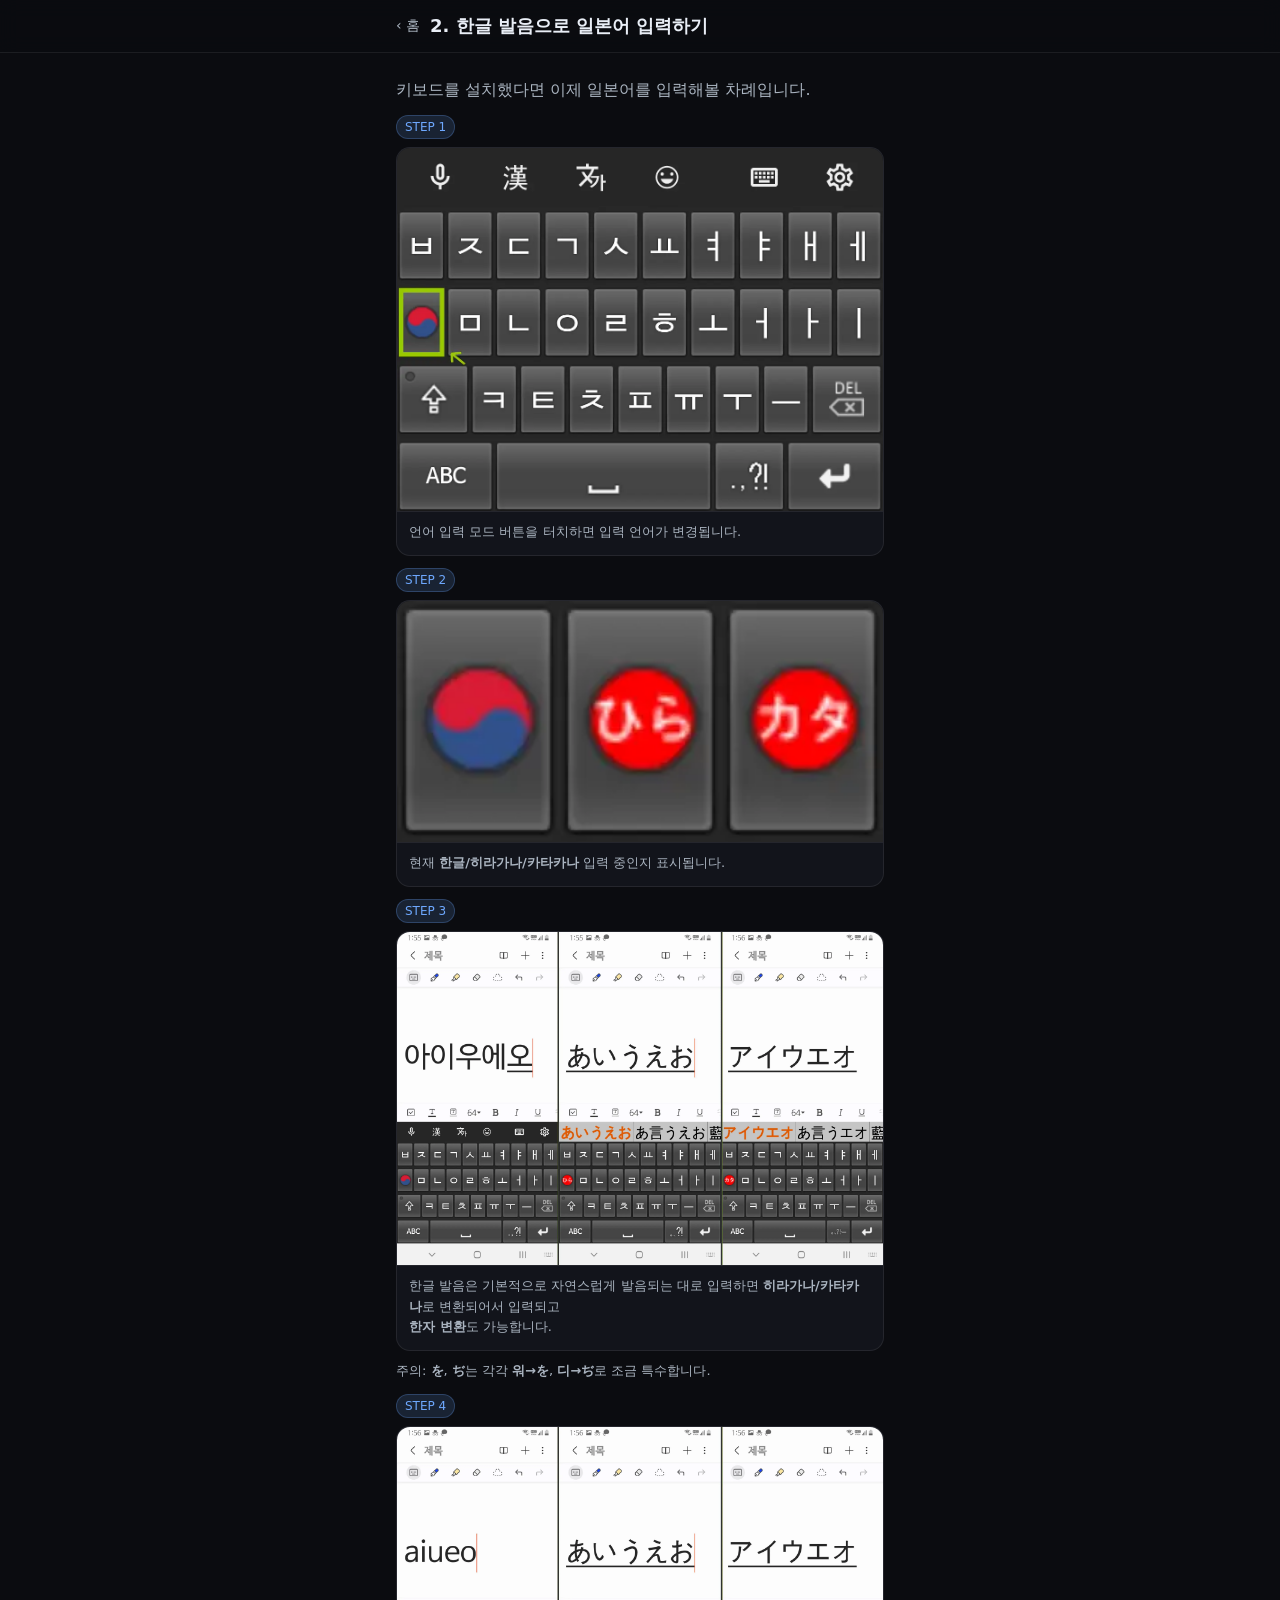
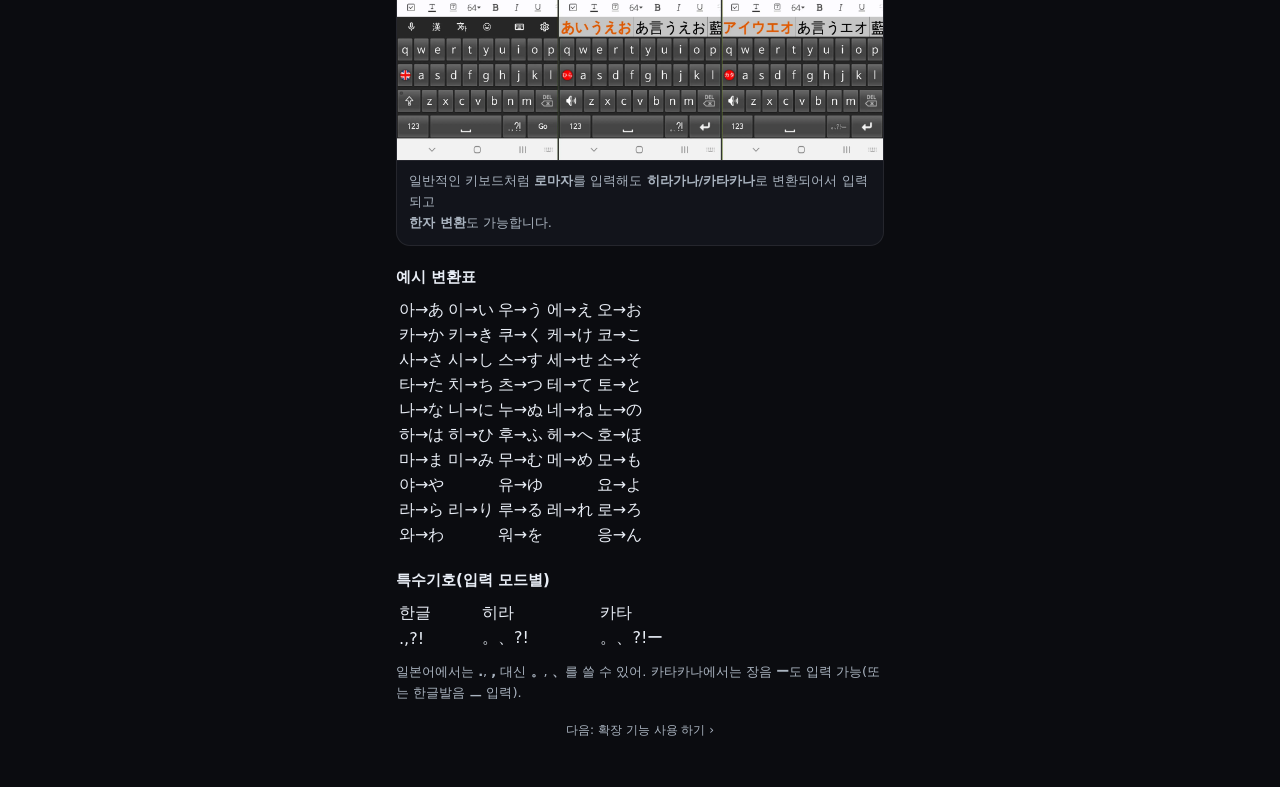
<file: kj_keyboard/readme/pages/2-kana-ko.html>
﻿<!doctype html>
<html lang="ko">
<head>
  <meta charset="utf-8" />
  <meta name="viewport" content="width=device-width,initial-scale=1,viewport-fit=cover" />
  <title>2. 한글 발음으로 일본어 입력하기</title>
  <link rel="stylesheet" href="../assets/style.css" />
</head>
<body>
  <div class="header">
    <div class="header-inner">
      <a class="back" href="../index.html">‹ 홈</a>
      <h1>2. 한글 발음으로 일본어 입력하기</h1>
    </div>
  </div>

  <main class="container">
    <p>키보드를 설치했다면 이제 일본어를 입력해볼 차례입니다.</p>

    <section class="step">
      <div class="step-number">STEP 1</div>
      <div class="card">
        <img class="img" loading="lazy" decoding="async"
          src="../assets/img/p2-01.webp"
          alt="언어 입력 모드 변경">
        <div class="caption">언어 입력 모드 버튼을 터치하면 입력 언어가 변경됩니다.</div>
      </div>
    </section>

    <section class="step">
      <div class="step-number">STEP 2</div>
      <div class="card">
        <img class="img" loading="lazy" decoding="async"
          src="../assets/img/p2-02.webp"
          alt="한글/히라가나/카타카나 표시">
        <div class="caption">현재 <b>한글/히라가나/카타카나</b> 입력 중인지 표시됩니다.</div>
      </div>
    </section>

    <section class="step">
      <div class="step-number">STEP 3</div>
      <div class="card">
        <img class="img" loading="lazy" decoding="async"
          src="../assets/img/p2-03.webp"
          alt="한글 발음으로 일본어 입력 및 변환">
        <div class="caption">
          한글 발음은 기본적으로 자연스럽게 발음되는 대로 입력하면
          <b>히라가나/카타카나</b>로 변환되어서 입력되고<br>
          <b>한자 변환</b>도 가능합니다.
        </div>
      </div>
      <div class="note">
        주의: <b>を</b>, <b>ぢ</b>는 각각 <b>워→を</b>, <b>디→ぢ</b>로 조금 특수합니다.
      </div>
    </section>

    <section class="step">
      <div class="step-number">STEP 4</div>
      <div class="card">
        <img class="img" loading="lazy" decoding="async"
          src="../assets/img/p2-04.webp"
          alt="로마자 입력으로 일본어 변환 및 한자 변환">
        <div class="caption">
          일반적인 키보드처럼 <b>로마자</b>를 입력해도
          <b>히라가나/카타카나</b>로 변환되어서 입력되고<br>
          <b>한자 변환</b>도 가능합니다.
        </div>
      </div>
    </section>

    <div class="section-title">예시 변환표</div>
    <div class="table-wrap">
      <table>
        <tbody>
          <tr><td>아→あ</td><td>이→い</td><td>우→う</td><td>에→え</td><td>오→お</td></tr>
          <tr><td>카→か</td><td>키→き</td><td>쿠→く</td><td>케→け</td><td>코→こ</td></tr>
          <tr><td>사→さ</td><td>시→し</td><td>스→す</td><td>세→せ</td><td>소→そ</td></tr>
          <tr><td>타→た</td><td>치→ち</td><td>츠→つ</td><td>테→て</td><td>토→と</td></tr>
          <tr><td>나→な</td><td>니→に</td><td>누→ぬ</td><td>네→ね</td><td>노→の</td></tr>
          <tr><td>하→は</td><td>히→ひ</td><td>후→ふ</td><td>헤→へ</td><td>호→ほ</td></tr>
          <tr><td>마→ま</td><td>미→み</td><td>무→む</td><td>메→め</td><td>모→も</td></tr>
          <tr><td>야→や</td><td>&nbsp;</td><td>유→ゆ</td><td>&nbsp;</td><td>요→よ</td></tr>
          <tr><td>라→ら</td><td>리→り</td><td>루→る</td><td>레→れ</td><td>로→ろ</td></tr>
          <tr><td>와→わ</td><td>&nbsp;</td><td>워→を</td><td>&nbsp;</td><td>응→ん</td></tr>
        </tbody>
      </table>
    </div>

    <div class="section-title">특수기호(입력 모드별)</div>
    <div class="table-wrap">
      <table style="min-width: 360px;">
        <tbody>
          <tr><td>한글</td><td>히라</td><td>카타</td></tr>
          <tr><td>.,?!</td><td>。、?!</td><td>。、?!ー</td></tr>
        </tbody>
      </table>
    </div>

    <p class="note">
      일본어에서는 <b>.</b>, <b>,</b> 대신 <b>。</b>, <b>、</b>를 쓸 수 있어.
      카타카나에서는 장음 <b>ー</b>도 입력 가능(또는 한글발음 <b>ㅡ</b> 입력).
    </p>

    <div class="footer">
      <a href="../pages/3-extensions.html">다음: 확장 기능 사용 하기 ›</a>
    </div>
  </main>
</body>
</html>
</file>
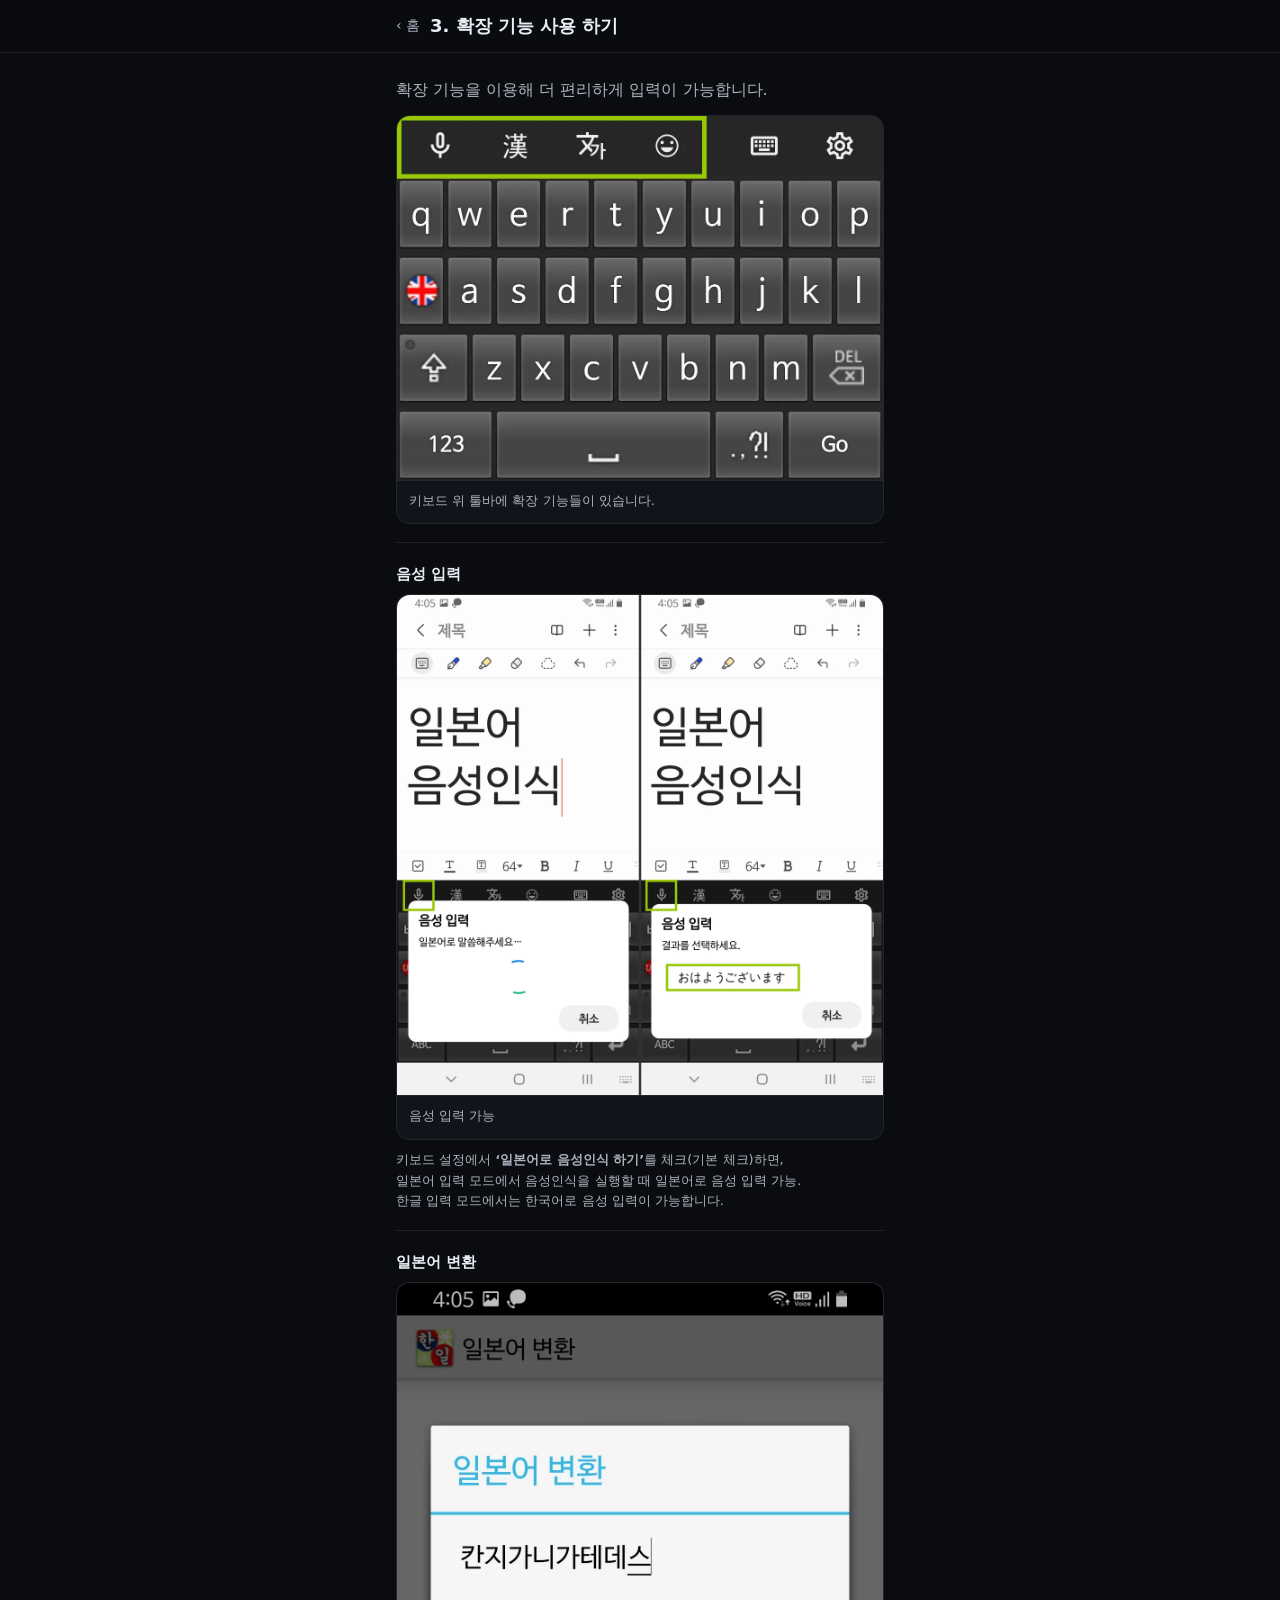
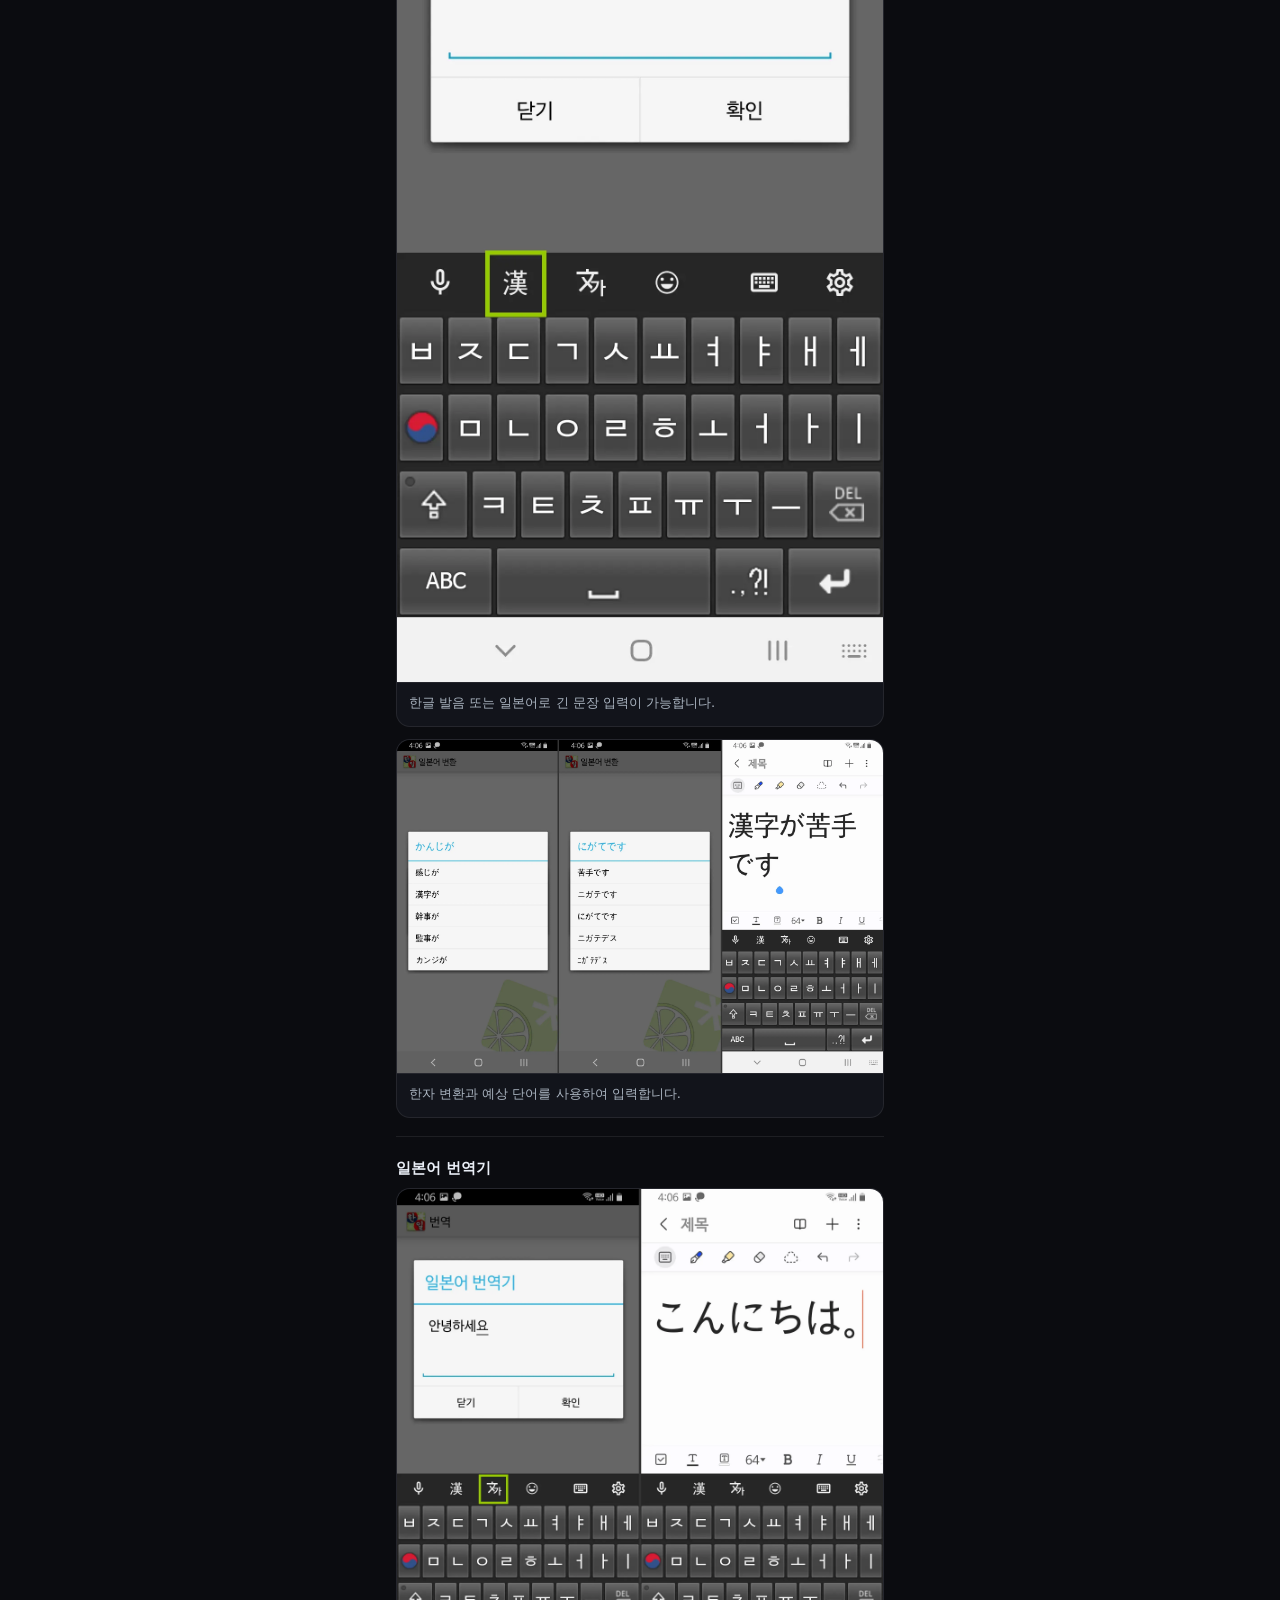
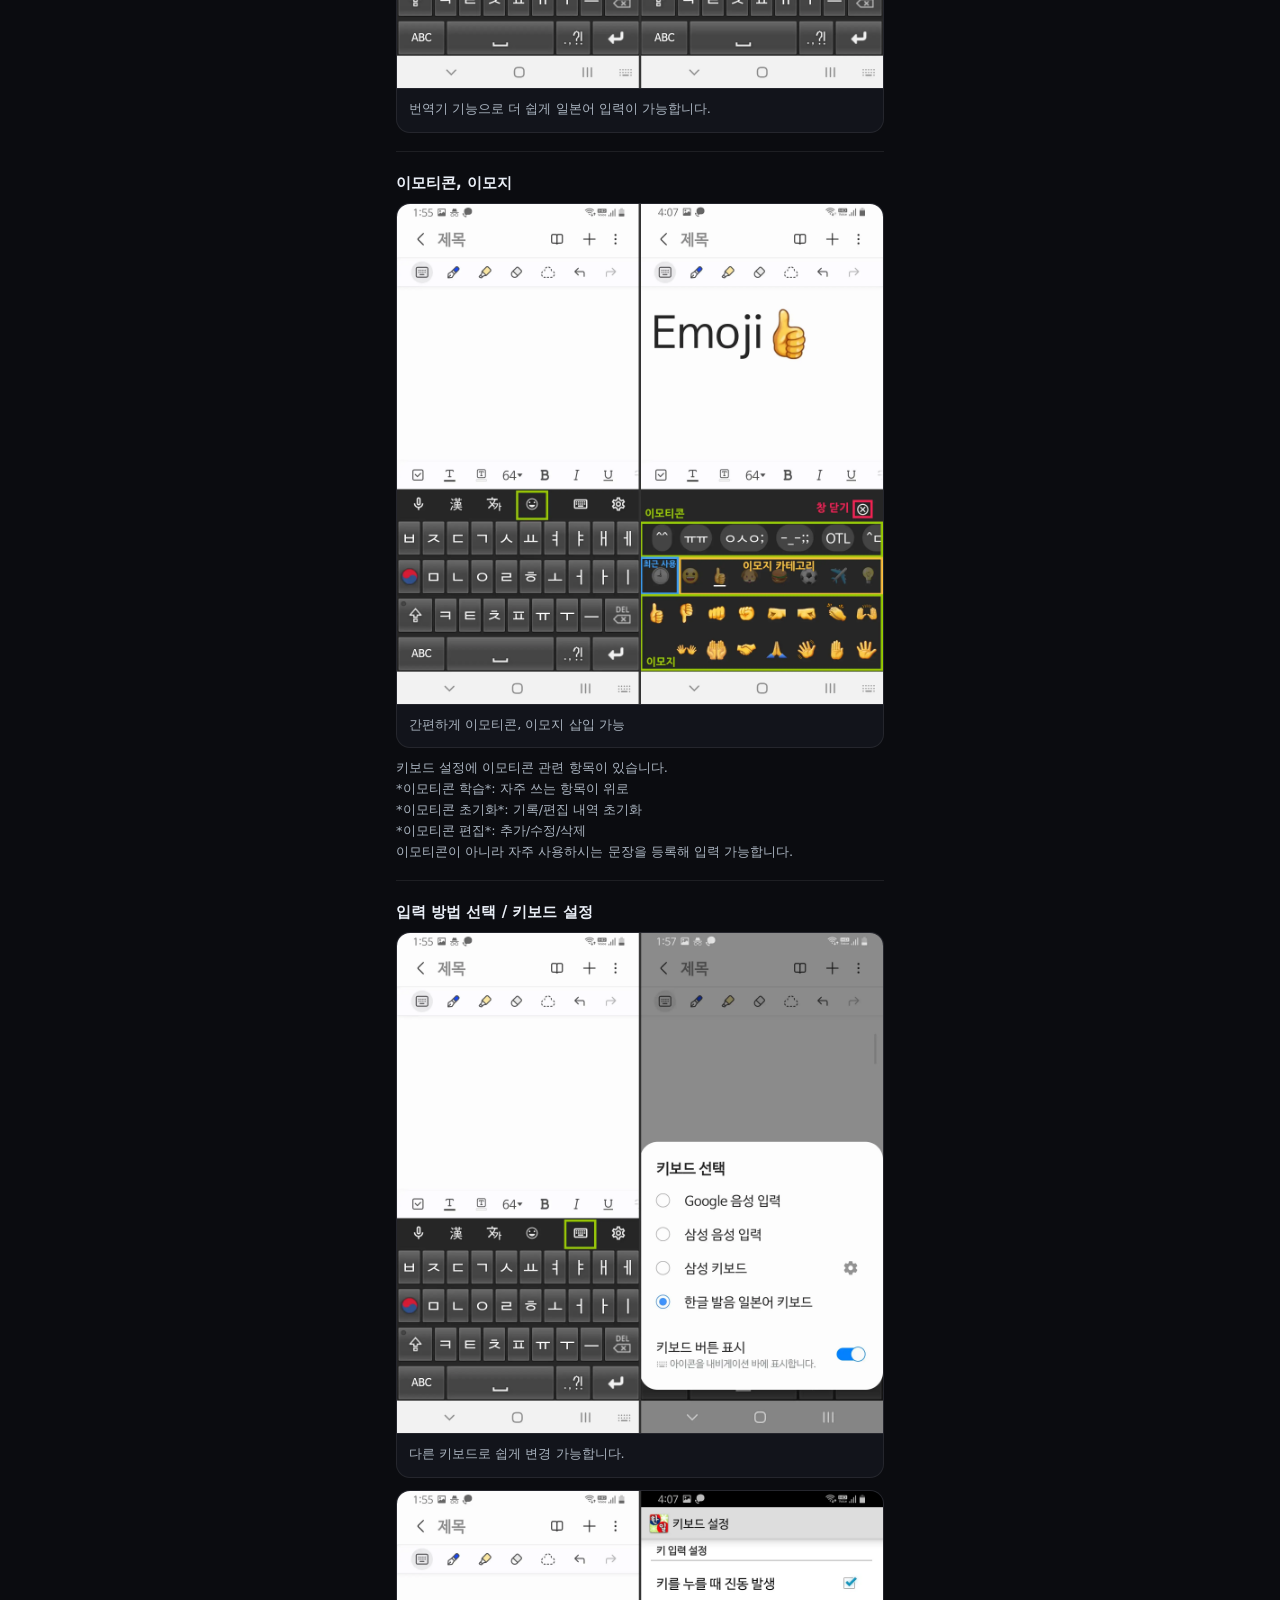
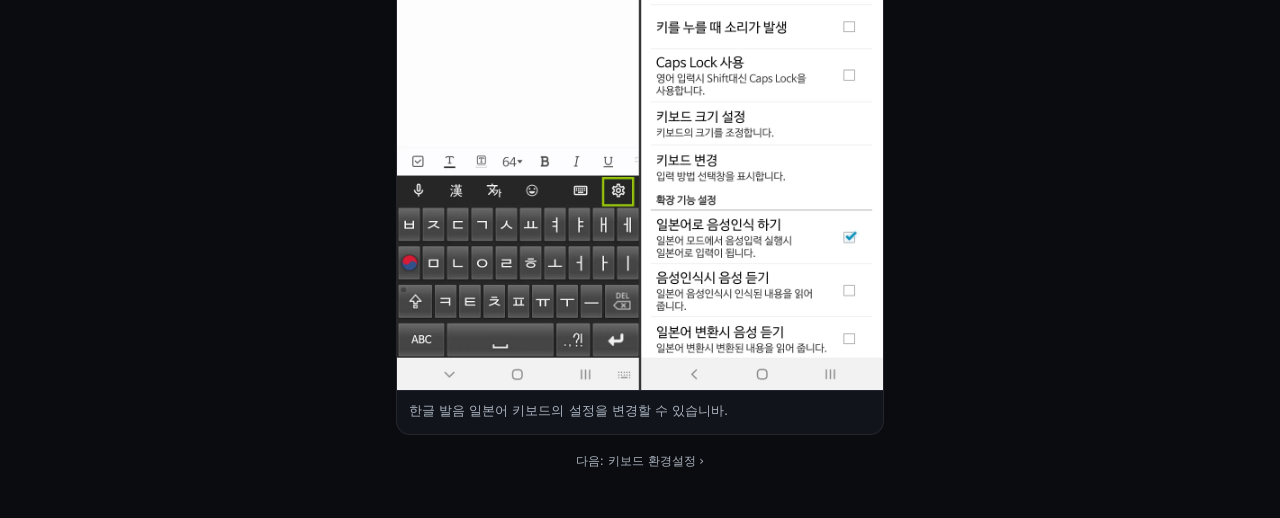
<file: kj_keyboard/readme/pages/3-extensions.html>
﻿<!doctype html>
<html lang="ko">
<head>
  <meta charset="utf-8" />
  <meta name="viewport" content="width=device-width,initial-scale=1,viewport-fit=cover" />
  <title>3. 확장 기능 사용 하기</title>
  <link rel="stylesheet" href="../assets/style.css" />
</head>
<body>
  <div class="header">
    <div class="header-inner">
      <a class="back" href="../index.html">‹ 홈</a>
      <h1>3. 확장 기능 사용 하기</h1>
    </div>
  </div>

  <main class="container">
    <p>확장 기능을 이용해 더 편리하게 입력이 가능합니다.</p>

    <section class="step">
      <div class="card">
        <img class="img" loading="lazy" decoding="async"
          src="../assets/img/p3-01.webp"
          alt="키보드 위 툴바에 확장 기능들이 있습니다.">
        <div class="caption">키보드 위 툴바에 확장 기능들이 있습니다.</div>
      </div>
    </section>

    <hr class="hr" />
    <div class="section-title">음성 입력</div>

    <div class="card">
      <img class="img" loading="lazy" decoding="async"
        src="../assets/img/p3-02.webp"
        alt="음성 입력">
      <div class="caption">음성 입력 가능</div>
    </div>

    <p class="note">
      키보드 설정에서 <b>‘일본어로 음성인식 하기’</b>를 체크(기본 체크)하면,
      <br>일본어 입력 모드에서 음성인식을 실행할 때 일본어로 음성 입력 가능.
      <br>한글 입력 모드에서는 한국어로 음성 입력이 가능합니다.
    </p>

    <hr class="hr" />
    <div class="section-title">일본어 변환</div>

    <div class="card">
      <img class="img" loading="lazy" decoding="async"
        src="../assets/img/p3-03.webp"
        alt="일본어 변환 1">
      <div class="caption">한글 발음 또는 일본어로 긴 문장 입력이 가능합니다.</div>
    </div>

    <div style="height:12px"></div>

    <div class="card">
      <img class="img" loading="lazy" decoding="async"
        src="../assets/img/p3-04.webp"
        alt="일본어 변환 2">
      <div class="caption">한자 변환과 예상 단어를 사용하여 입력합니다.</div>
    </div>

    <hr class="hr" />
    <div class="section-title">일본어 번역기</div>

    <div class="card">
      <img class="img" loading="lazy" decoding="async"
        src="../assets/img/p3-05.webp"
        alt="번역기 1">
      <div class="caption">번역기 기능으로 더 쉽게 일본어 입력이 가능합니다.</div>
    </div>

    <hr class="hr" />
    <div class="section-title">이모티콘, 이모지</div>

    <div class="card">
      <img class="img" loading="lazy" decoding="async"
        src="../assets/img/p3-06.webp"
        alt="이모티콘">
      <div class="caption">간편하게 이모티콘, 이모지 삽입 가능</div>
    </div>

    <p class="note">
      키보드 설정에 이모티콘 관련 항목이 있습니다.
      <br>*이모티콘 학습*: 자주 쓰는 항목이 위로
      <br>*이모티콘 초기화*: 기록/편집 내역 초기화
      <br>*이모티콘 편집*: 추가/수정/삭제
      <br>이모티콘이 아니라 자주 사용하시는 문장을 등록해 입력 가능합니다.
    </p>

    <hr class="hr" />
    <div class="section-title">입력 방법 선택 / 키보드 설정</div>

    <div class="card">
      <img class="img" loading="lazy" decoding="async"
        src="../assets/img/p3-07.webp"
        alt="입력 방법 선택">
      <div class="caption">다른 키보드로 쉽게 변경 가능합니다.</div>
    </div>

    <div style="height:12px"></div>

    <div class="card">
      <img class="img" loading="lazy" decoding="async"
        src="../assets/img/p3-08.webp"
        alt="키보드 설정">
      <div class="caption">한글 발음 일본어 키보드의 설정을 변경할 수 있습니바.</div>
    </div>

    <div class="footer">
      <a href="../pages/4-preferences.html">다음: 키보드 환경설정 ›</a>
    </div>
  </main>
</body>
</html>
</file>
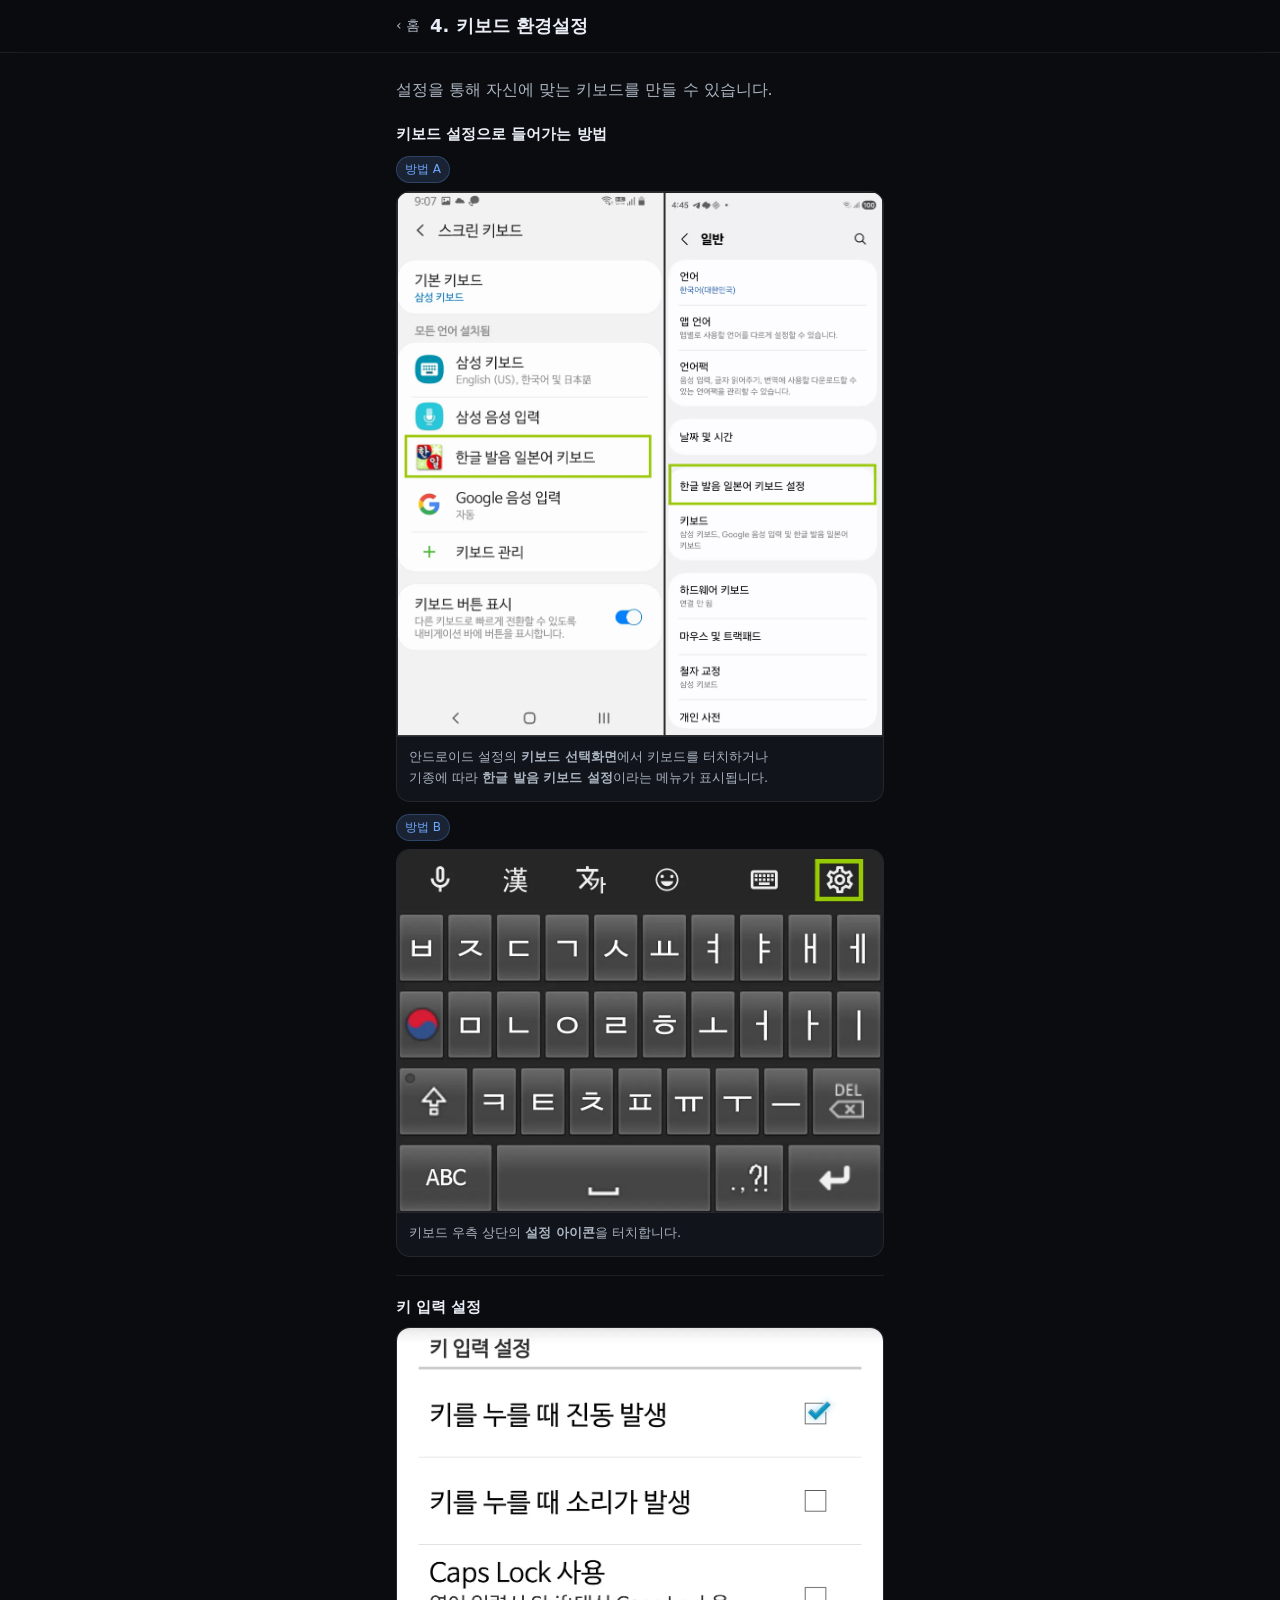
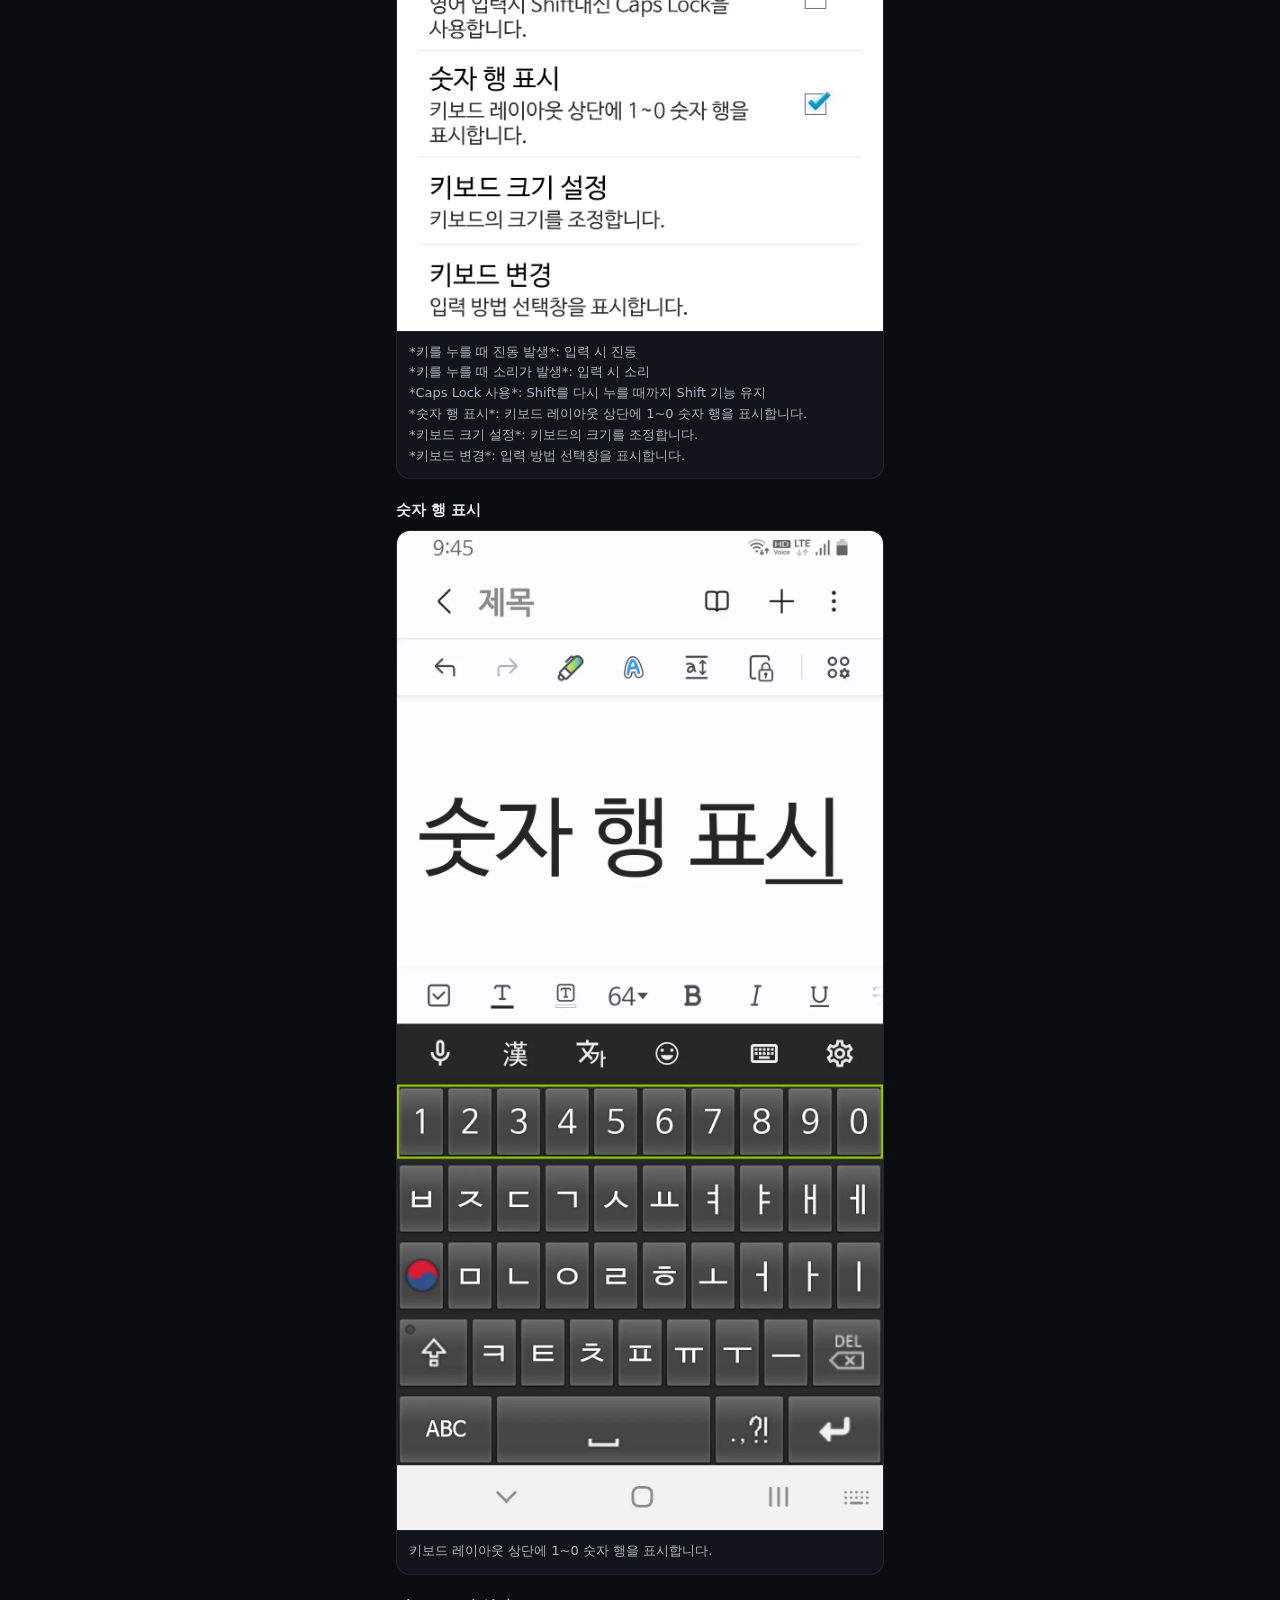
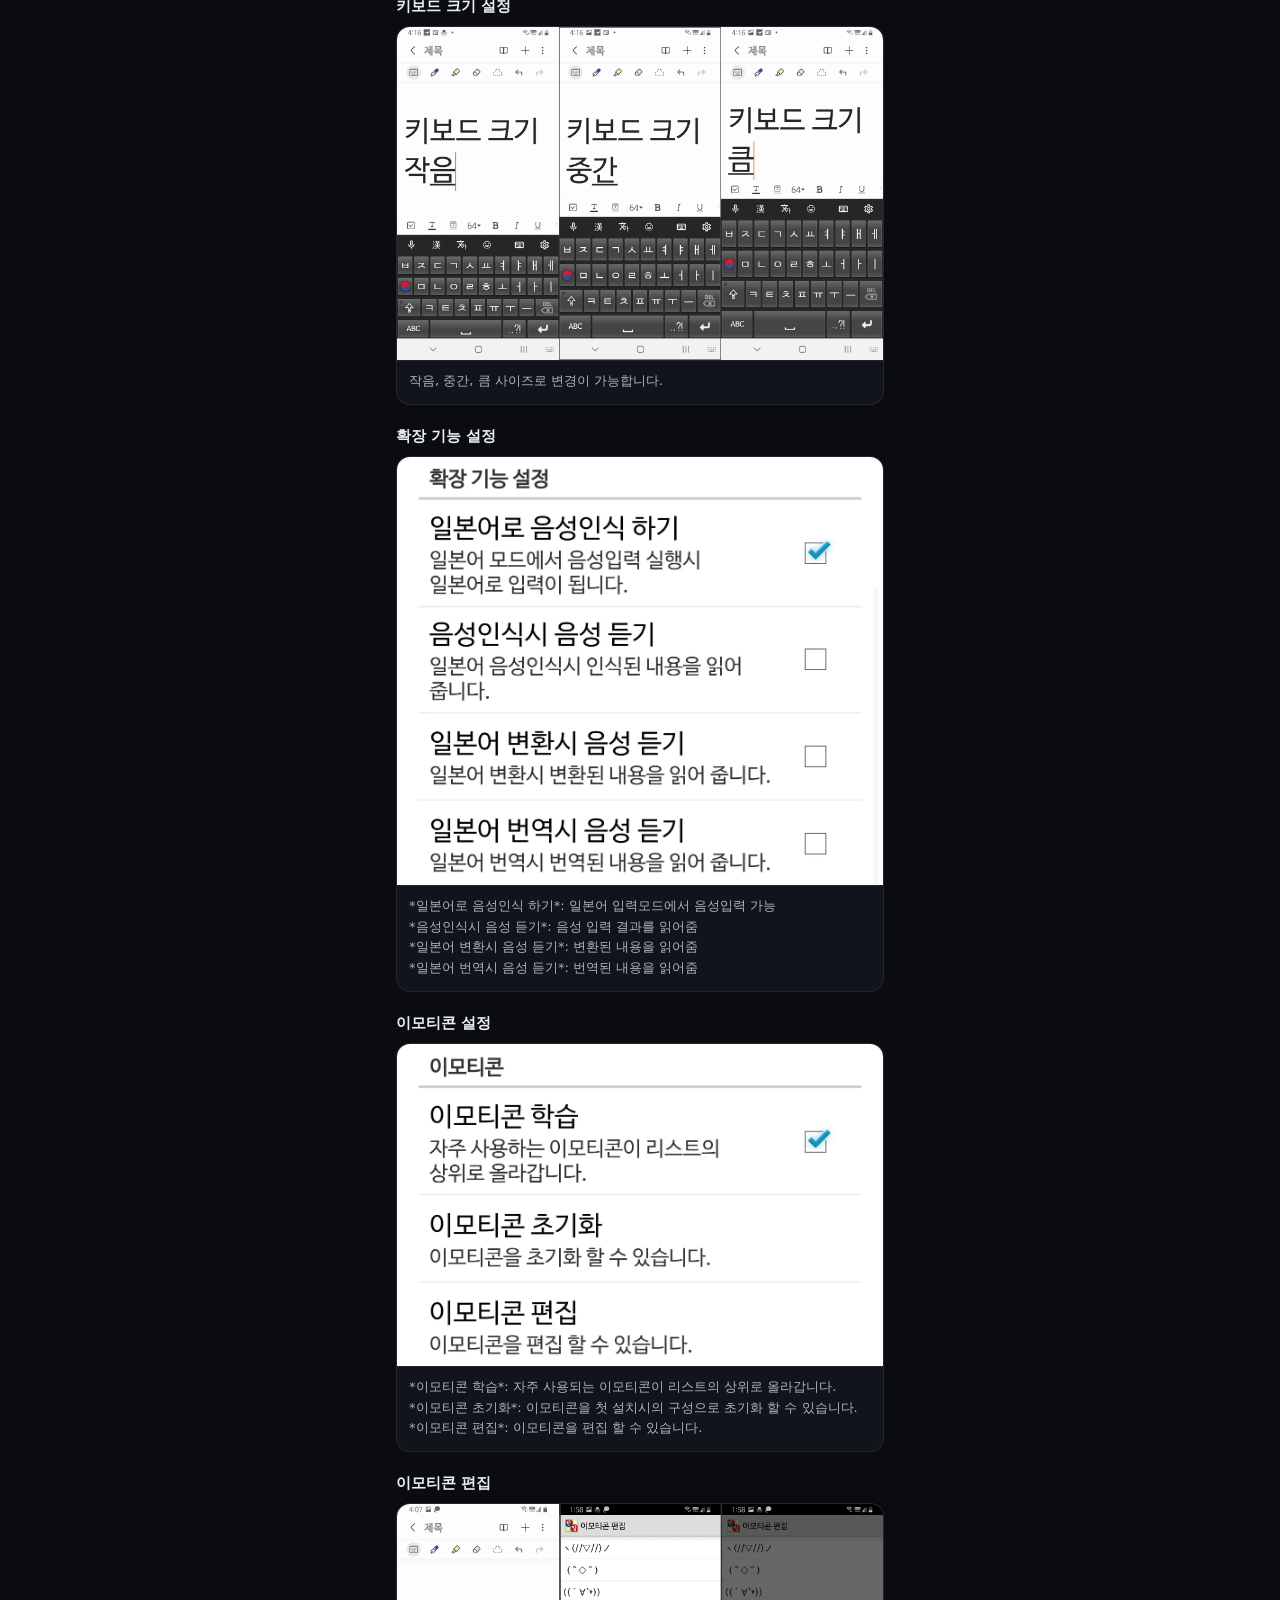
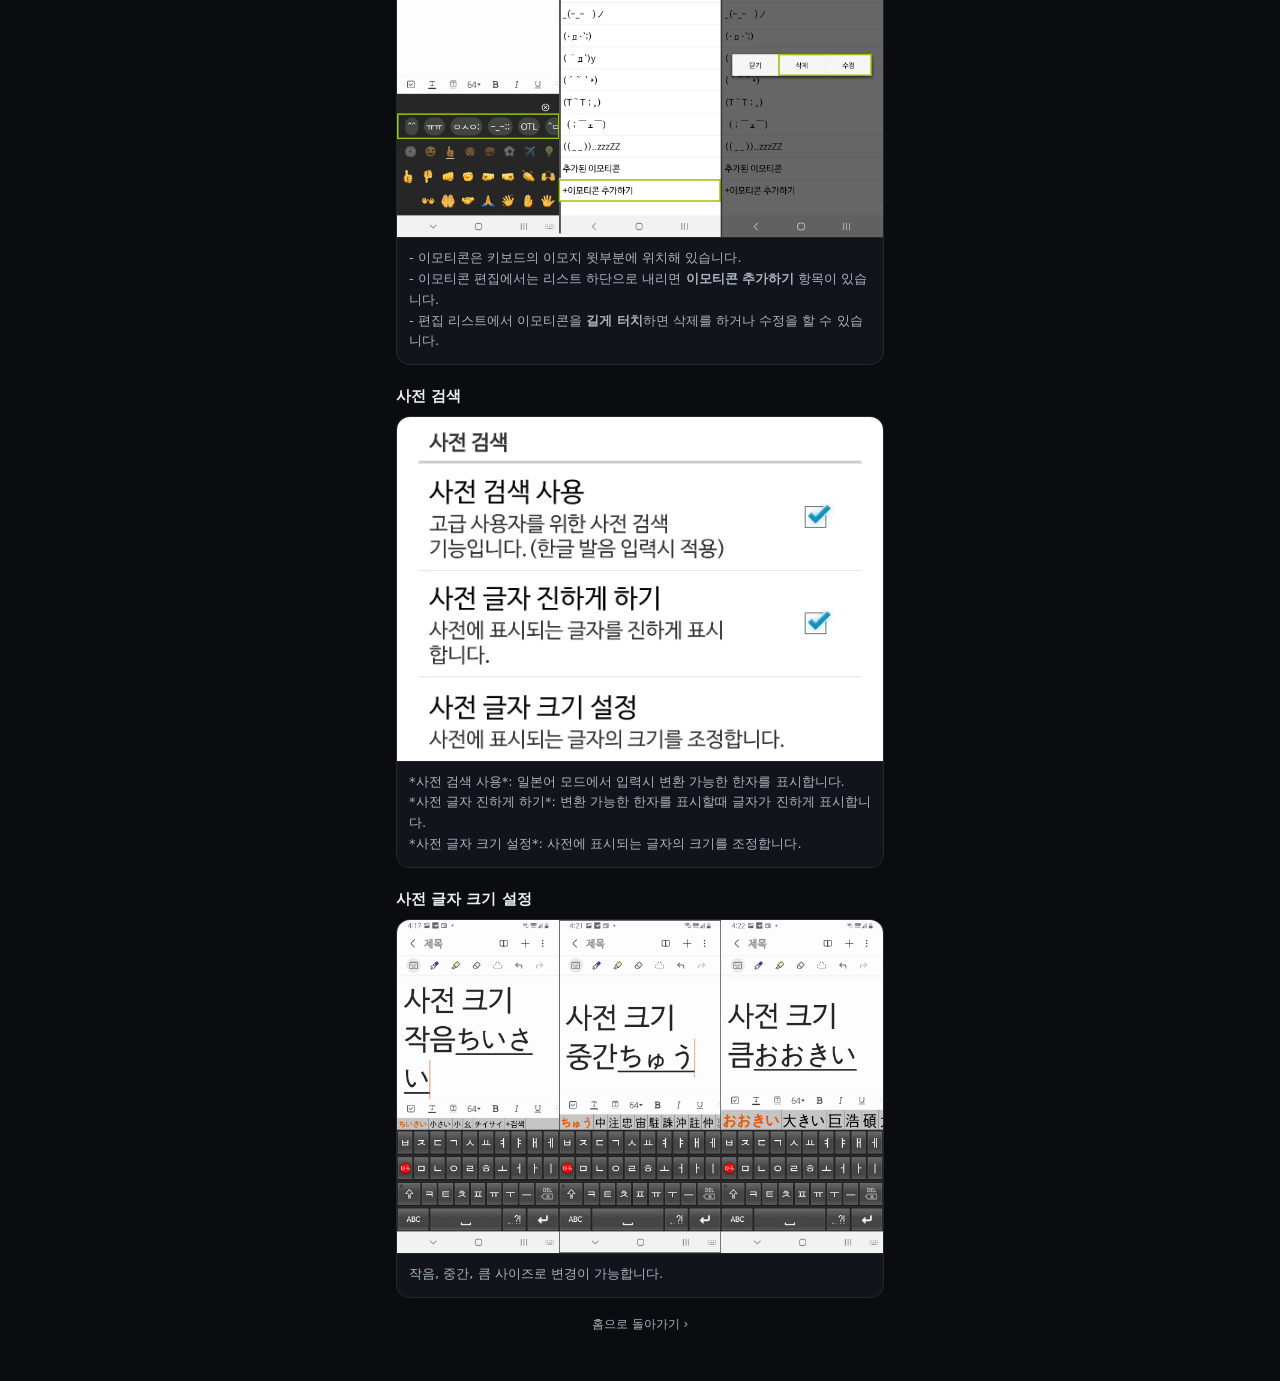
<file: kj_keyboard/readme/pages/4-preferences.html>
﻿<!doctype html>
<html lang="ko">
<head>
  <meta charset="utf-8" />
  <meta name="viewport" content="width=device-width,initial-scale=1,viewport-fit=cover" />
  <title>4. 키보드 환경설정</title>
  <link rel="stylesheet" href="../assets/style.css" />
</head>
<body>
  <div class="header">
    <div class="header-inner">
      <a class="back" href="../index.html">‹ 홈</a>
      <h1>4. 키보드 환경설정</h1>
    </div>
  </div>

  <main class="container">
    <p>설정을 통해 자신에 맞는 키보드를 만들 수 있습니다.</p>

    <div class="section-title">키보드 설정으로 들어가는 방법</div>

    <section class="step">
      <div class="step-number">방법 A</div>
      <div class="card">
        <img class="img" loading="lazy" decoding="async"
          src="../assets/img/p4-01.webp"
          alt="안드로이드 설정의 키보드 선택화면에서 키보드 설정 진입">
        <div class="caption">
          안드로이드 설정의
          <a href="../pages/1-setup.html"><b>키보드 선택화면</b></a>에서 키보드를 터치하거나<br>
          기종에 따라 <b>한글 발음 키보드 설정</b>이라는 메뉴가 표시됩니다.
        </div>
      </div>
    </section>

    <section class="step">
      <div class="step-number">방법 B</div>
      <div class="card">
        <img class="img" loading="lazy" decoding="async"
          src="../assets/img/p4-02.webp"
          alt="키보드 우측 상단 설정 아이콘">
        <div class="caption">키보드 우측 상단의 <b>설정 아이콘</b>을 터치합니다.</div>
      </div>
    </section>

    <hr class="hr" />

    <div class="section-title">키 입력 설정</div>
    <div class="card">
      <img class="img" loading="lazy" decoding="async"
        src="../assets/img/p4-menu-key.webp"
        alt="키 입력 설정 메뉴">
      <div class="caption">
        *키를 누를 때 진동 발생*: 입력 시 진동<br>
        *키를 누를 때 소리가 발생*: 입력 시 소리<br>
        *Caps Lock 사용*: Shift를 다시 누를 때까지 Shift 기능 유지<br>
        *숫자 행 표시*: 키보드 레이아웃 상단에 1~0 숫자 행을 표시합니다.<br>
        *키보드 크기 설정*: 키보드의 크기를 조정합니다.<br>
        *키보드 변경*: 입력 방법 선택창을 표시합니다.
      </div>
    </div>

    <div class="section-title">숫자 행 표시</div>
    <div class="card">
      <img class="img" loading="lazy" decoding="async"
        src="../assets/img/p4-key-number.webp"
        alt="숫자 행 표시">
      <div class="caption">키보드 레이아웃 상단에 1~0 숫자 행을 표시합니다.</div>
    </div>

    <div class="section-title">키보드 크기 설정</div>
    <div class="card">
      <img class="img" loading="lazy" decoding="async"
        src="../assets/img/p4-key-size.webp"
        alt="키보드 크기 설정">
      <div class="caption">작음, 중간, 큼 사이즈로 변경이 가능합니다.</div>
    </div>

    <div class="section-title">확장 기능 설정</div>
    <div class="card">
      <img class="img" loading="lazy" decoding="async"
        src="../assets/img/p4-menu-ext.webp"
        alt="확장 기능 설정 메뉴">
      <div class="caption">
        *일본어로 음성인식 하기*: 일본어 입력모드에서 음성입력 가능<br>
        *음성인식시 음성 듣기*: 음성 입력 결과를 읽어줌<br>
        *일본어 변환시 음성 듣기*: 변환된 내용을 읽어줌<br>
        *일본어 번역시 음성 듣기*: 번역된 내용을 읽어줌
      </div>
    </div>

    <div class="section-title">이모티콘 설정</div>
    <div class="card">
      <img class="img" loading="lazy" decoding="async"
        src="../assets/img/p4-menu-emo.webp"
        alt="이모티콘 설정 메뉴">
      <div class="caption">
        *이모티콘 학습*: 자주 사용되는 이모티콘이 리스트의 상위로 올라갑니다.<br>
        *이모티콘 초기화*: 이모티콘을 첫 설치시의 구성으로 초기화 할 수 있습니다.<br>
        *이모티콘 편집*: 이모티콘을 편집 할 수 있습니다.
      </div>
    </div>

    <div class="section-title">이모티콘 편집</div>
    <div class="card">
      <img class="img" loading="lazy" decoding="async"
        src="../assets/img/p4-emo.webp"
        alt="이모티콘 편집 화면">
      <div class="caption">
        - 이모티콘은 키보드의 이모지 윗부분에 위치해 있습니다.<br>
        - 이모티콘 편집에서는 리스트 하단으로 내리면 <b>이모티콘 추가하기</b> 항목이 있습니다.<br>
        - 편집 리스트에서 이모티콘을 <b>길게 터치</b>하면 삭제를 하거나 수정을 할 수 있습니다.
      </div>
    </div>

    <div class="section-title">사전 검색</div>
    <div class="card">
      <img class="img" loading="lazy" decoding="async"
        src="../assets/img/p4-menu-dic.webp"
        alt="사전 검색 설정">
      <div class="caption">
        *사전 검색 사용*: 일본어 모드에서 입력시 변환 가능한 한자를 표시합니다.<br>
        *사전 글자 진하게 하기*: 변환 가능한 한자를 표시할때 글자가 진하게 표시합니다.<br>
        *사전 글자 크기 설정*: 사전에 표시되는 글자의 크기를 조정합니다.
      </div>
    </div>

    <div class="section-title">사전 글자 크기 설정</div>
    <div class="card">
      <img class="img" loading="lazy" decoding="async"
        src="../assets/img/p4-dic-size.webp"
        alt="사전 글자 크기 설정">
      <div class="caption">작음, 중간, 큼 사이즈로 변경이 가능합니다.</div>
    </div>

    <div class="footer">
      <a href="../index.html">홈으로 돌아가기 ›</a>
    </div>
  </main>
</body>
</html>
</file>
<file: kj_keyboard/readme/assets/style.css>
:root {
  --bg: #0b0c10;
  --card: #12141b;
  --text: #e9eef6;
  --muted: #aab4c0;
  --line: rgba(255,255,255,0.08);
  --accent: #6ea8fe;
}

* { box-sizing: border-box; }
html, body { margin: 0; padding: 0; background: var(--bg); color: var(--text); font-family: system-ui, -apple-system, "Noto Sans KR", sans-serif; }
a { color: inherit; text-decoration: none; }

.container {
  max-width: 520px;
  margin: 0 auto;
  padding: 16px;
}

.header {
  position: sticky;
  top: 0;
  backdrop-filter: blur(10px);
  background: rgba(11,12,16,0.72);
  border-bottom: 1px solid var(--line);
  z-index: 10;
}

.header-inner {
  max-width: 520px;
  margin: 0 auto;
  padding: 14px 16px;
  display: flex;
  align-items: center;
  gap: 10px;
}

.back {
  display: inline-flex;
  align-items: center;
  gap: 6px;
  color: var(--muted);
  font-size: 14px;
}

h1 { font-size: 18px; margin: 0; }
h2 { font-size: 16px; margin: 18px 0 10px; }
p { color: var(--muted); line-height: 1.6; margin: 8px 0 0; }

.card {
  background: var(--card);
  border: 1px solid var(--line);
  border-radius: 14px;
  overflow: hidden;
}

.img {
  width: 100%;
  height: auto;
  display: block;
}

.caption {
  padding: 10px 12px 12px;
  border-top: 1px solid var(--line);
  color: var(--muted);
  font-size: 13px;
  line-height: 1.6;
}

.step { margin-top: 12px; }

.step-number {
  display: inline-block;
  font-size: 12px;
  padding: 4px 8px;
  border-radius: 999px;
  background: rgba(110,168,254,0.15);
  color: var(--accent);
  border: 1px solid rgba(110,168,254,0.25);
  margin-bottom: 8px;
}

.footer {
  margin: 18px 0 32px;
  color: var(--muted);
  font-size: 12px;
  text-align: center;
}

.section-title {
  margin: 22px 0 10px;
  font-size: 15px;
  font-weight: 700;
}

.hr {
  height: 1px;
  background: var(--line);
  border: 0;
  margin: 18px 0;
}

.note {
  font-size: 13px;
  color: var(--muted);
  line-height: 1.6;
  margin-top: 10px;
}

.links a {
  display: block;
  padding: 12px 14px;
  border: 1px solid var(--line);
  border-radius: 14px;
  background: var(--card);
  margin-top: 10px;
}

/* =========================
   Tabs (no JS, scrollable)
   ========================= */
.tabs { margin-top: 14px; }

.tabs input[type="radio"] {
  position: absolute;
  opacity: 0;
  pointer-events: none;
}

.tab-bar {
  display: flex;
  gap: 8px;
  overflow-x: auto;
  -webkit-overflow-scrolling: touch;
  padding: 6px 2px 10px;
  scrollbar-width: none; /* Firefox */
}
.tab-bar::-webkit-scrollbar { display: none; } /* Chrome/Safari */

.tab-label {
  flex: 0 0 auto;
  padding: 10px 12px;
  border-radius: 999px;
  border: 1px solid var(--line);
  background: var(--card);
  color: var(--muted);
  font-size: 13px;
  line-height: 1.1;
  white-space: nowrap;
  user-select: none;
}
.tab-label small {
  display: block;
  font-size: 11px;
  margin-top: 6px;
  color: var(--muted);
  opacity: 0.95;
}

.tab-panels { margin-top: 6px; }
.tab-panel { display: none; }

.device-badge {
  display: inline-flex;
  gap: 8px;
  align-items: center;
  padding: 8px 10px;
  border-radius: 12px;
  border: 1px solid var(--line);
  background: var(--card);
  color: var(--muted);
  font-size: 12px;
  margin: 8px 0 10px;
}
.device-badge b { color: var(--text); }

/* active label */
#tab-sam8:checked  ~ .tab-bar label[for="tab-sam8"],
#tab-sam51:checked ~ .tab-bar label[for="tab-sam51"],
#tab-sam41:checked ~ .tab-bar label[for="tab-sam41"],
#tab-sam12:checked ~ .tab-bar label[for="tab-sam12"],
#tab-lg10:checked  ~ .tab-bar label[for="tab-lg10"],
#tab-lg6:checked   ~ .tab-bar label[for="tab-lg6"] {
  color: var(--text);
  border-color: rgba(110,168,254,0.35);
  background: rgba(110,168,254,0.12);
}

/* show panel */
#tab-sam8:checked  ~ .tab-panels #panel-sam8  { display: block; }
#tab-sam51:checked ~ .tab-panels #panel-sam51 { display: block; }
#tab-sam41:checked ~ .tab-panels #panel-sam41 { display: block; }
#tab-sam12:checked ~ .tab-panels #panel-sam12 { display: block; }
#tab-lg10:checked  ~ .tab-panels #panel-lg10  { display: block; }
#tab-lg6:checked   ~ .tab-panels #panel-lg6   { display: block; }

/* PC에서는 탭을 줄바꿈으로 표시 */
@media (hover: hover) and (pointer: fine) {
  .tab-bar {
    overflow-x: visible;
    flex-wrap: wrap;
  }
}

/* (선택) 드래그 스크롤 커서 */
.tab-bar { cursor: grab; }
.tab-bar.dragging { cursor: grabbing; }


/* =========================
   Index TOC list
   ========================= */
.list {
  display: flex;
  flex-direction: column;
  gap: 10px;
  margin-top: 10px;
}

.item {
  display: flex;
  align-items: center;
  justify-content: space-between;
  gap: 12px;

  padding: 14px 14px;
  border-radius: 14px;

  background: var(--card);
  border: 1px solid var(--line);
}

.item:active {
  transform: translateY(1px);
}

.title {
  font-size: 14px;
  font-weight: 700;
  color: var(--text);
  line-height: 1.35;
}

.desc {
  margin-top: 6px;
  font-size: 12px;
  color: var(--muted);
  line-height: 1.45;
}

.arrow {
  flex: 0 0 auto;
  font-size: 20px;
  line-height: 1;
  color: var(--muted);
  opacity: 0.9;
}

/* 긴 제목이 있을 때 줄바꿈 자연스럽게 */
.item > div:first-child {
  min-width: 0;
}
.title
</file>
